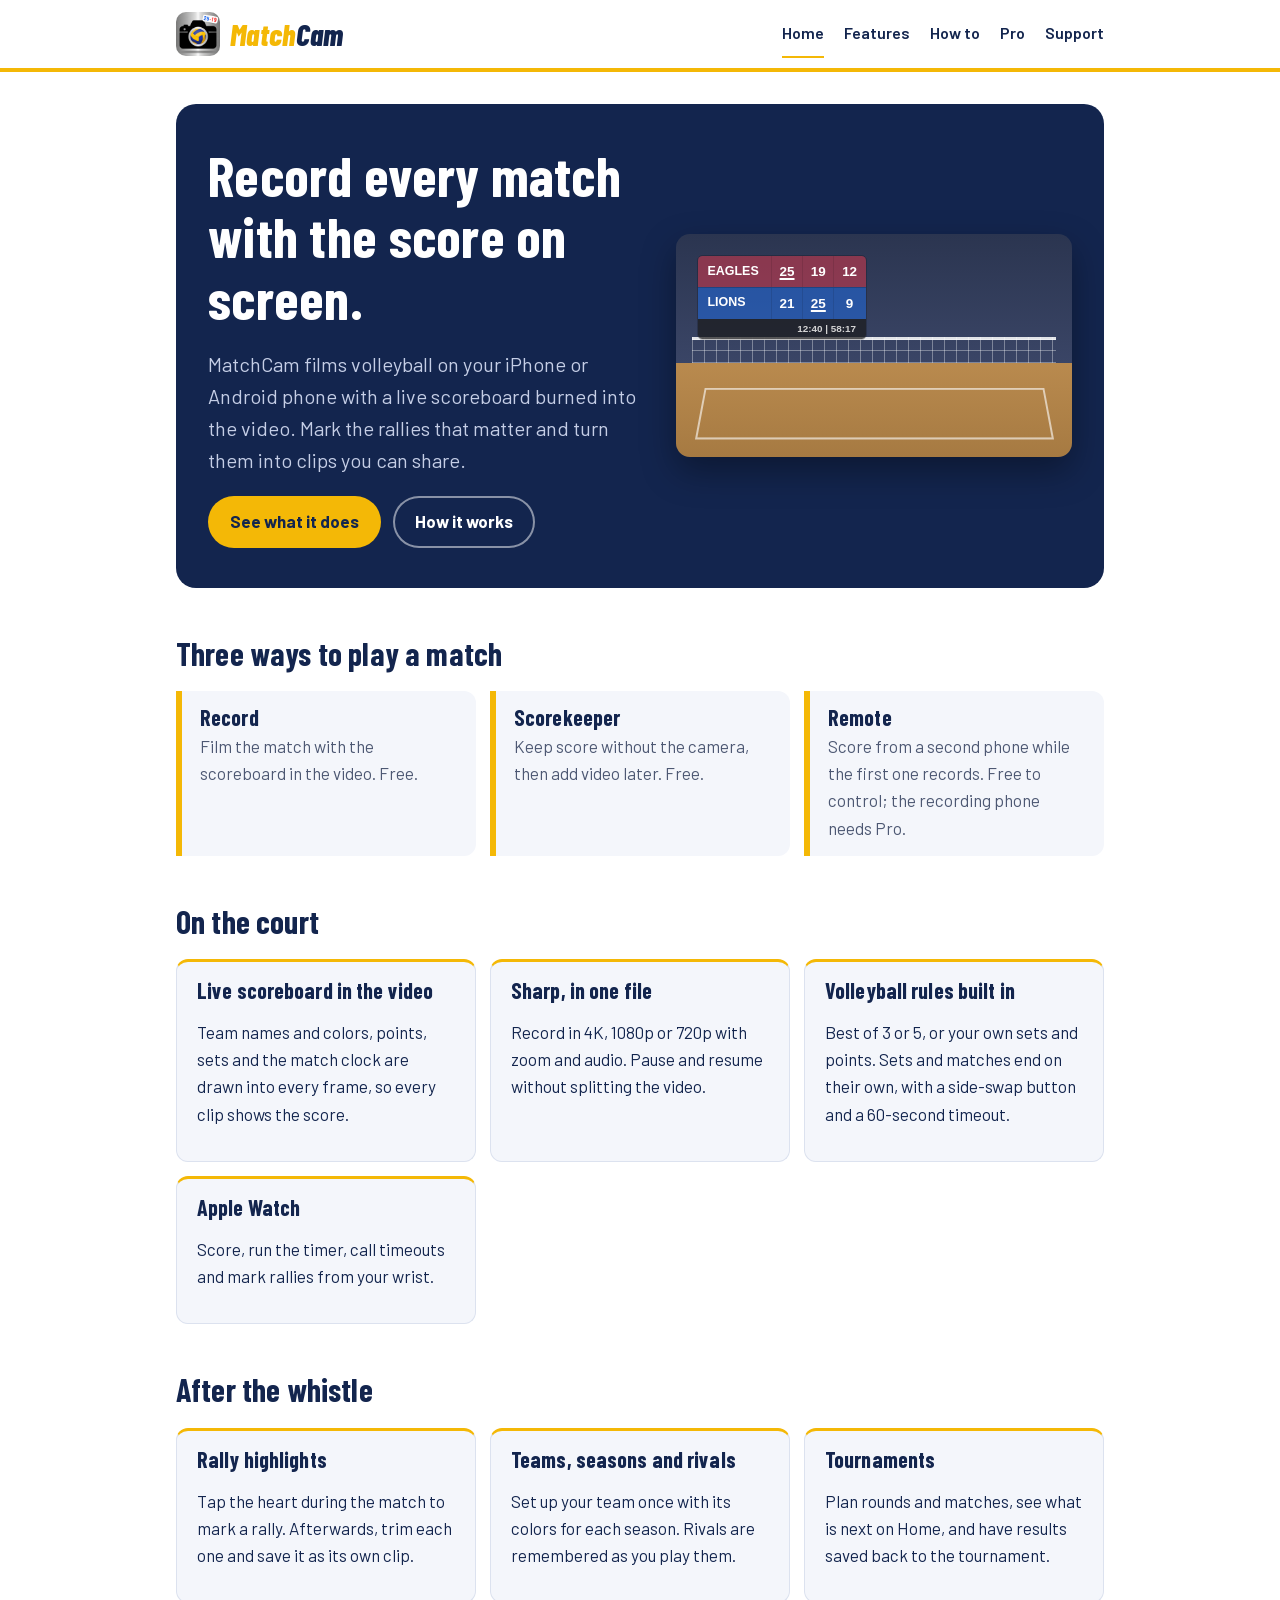
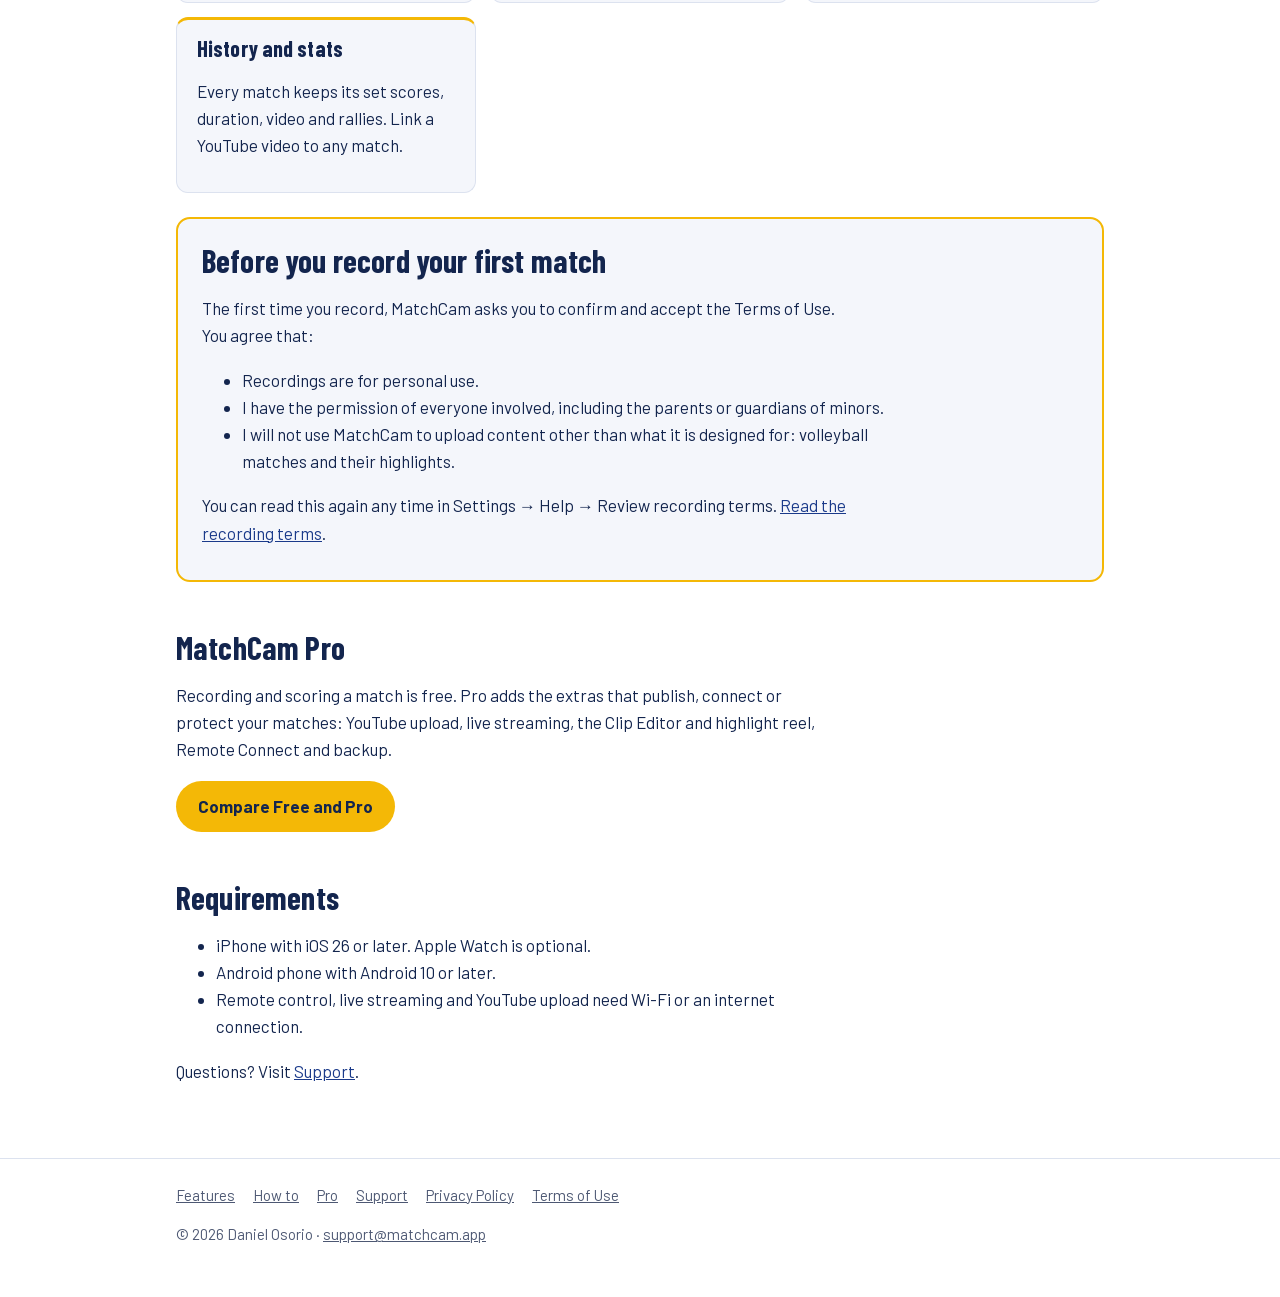
<file: index.html>
<!doctype html>
<html lang="en">
<head>
<meta charset="utf-8">
<meta name="viewport" content="width=device-width, initial-scale=1">
<title>MatchCam</title>
<meta name="description" content="Record volleyball matches with a live scoreboard, mark rallies and share highlights.">
<link rel="stylesheet" href="assets/css/style.css">
<link rel="icon" type="image/png" href="assets/icons/favicon.png">
<link rel="apple-touch-icon" href="assets/icons/apple-touch-icon.png">
</head>
<body>
<a class="skip" href="#content">Skip to content</a>
<header class="site-header">
  <div class="inner">
    <a class="brand" href="index.html" aria-label="MatchCam home"><img src="assets/images/logo.png" alt="" width="44" height="44"><span class="wordmark"><span class="match">Match</span><span class="cam">Cam</span></span></a>
    <nav aria-label="Main"><a href="index.html" aria-current="page">Home</a><a href="features.html">Features</a><a href="how-to.html">How to</a><a href="pro.html">Pro</a><a href="support.html">Support</a></nav>
  </div>
</header>
<main id="content">
<section class="hero">
  <div>
    <h1>Record every match with the score on screen.</h1>
    <p class="lead">MatchCam films volleyball on your iPhone or Android phone with a live scoreboard burned into the video. Mark the rallies that matter and turn them into clips you can share.</p>
    <div class="cta">
      <a class="button" href="features.html">See what it does</a>
      <a class="button ghost" href="how-to.html">How it works</a>
    </div>
  </div>
  <div class="court" role="img" aria-label="Illustration of a recorded match: the MatchCam scoreboard sits in the top-left corner of the video, with team rows, set scores and the match clock">
    <div class="net"></div>
    <div class="scoreboard">
      <div class="row home"><span class="name">EAGLES</span><span class="set win">25</span><span class="set">19</span><span class="set">12</span></div>
      <div class="row guest"><span class="name">LIONS</span><span class="set">21</span><span class="set win">25</span><span class="set">9</span></div>
      <div class="clock">12:40 | 58:17</div>
    </div>
  </div>
</section>

<h2>Three ways to play a match</h2>
<div class="modes">
  <div class="mode"><h3>Record</h3><p>Film the match with the scoreboard in the video. Free.</p></div>
  <div class="mode"><h3>Scorekeeper</h3><p>Keep score without the camera, then add video later. Free.</p></div>
  <div class="mode"><h3>Remote</h3><p>Score from a second phone while the first one records. Free to control; the recording phone needs Pro.</p></div>
</div>

<h2>On the court</h2>
<div class="features">
  <div class="card"><h3>Live scoreboard in the video</h3><p>Team names and colors, points, sets and the match clock are drawn into every frame, so every clip shows the score.</p></div>
  <div class="card"><h3>Sharp, in one file</h3><p>Record in 4K, 1080p or 720p with zoom and audio. Pause and resume without splitting the video.</p></div>
  <div class="card"><h3>Volleyball rules built in</h3><p>Best of 3 or 5, or your own sets and points. Sets and matches end on their own, with a side-swap button and a 60-second timeout.</p></div>
  <div class="card"><h3>Apple Watch</h3><p>Score, run the timer, call timeouts and mark rallies from your wrist.</p></div>
</div>

<h2>After the whistle</h2>
<div class="features">
  <div class="card"><h3>Rally highlights</h3><p>Tap the heart during the match to mark a rally. Afterwards, trim each one and save it as its own clip.</p></div>
  <div class="card"><h3>Teams, seasons and rivals</h3><p>Set up your team once with its colors for each season. Rivals are remembered as you play them.</p></div>
  <div class="card"><h3>Tournaments</h3><p>Plan rounds and matches, see what is next on Home, and have results saved back to the tournament.</p></div>
  <div class="card"><h3>History and stats</h3><p>Every match keeps its set scores, duration, video and rallies. Link a YouTube video to any match.</p></div>
</div>

<section class="consent" aria-labelledby="first-record">
  <h2 id="first-record">Before you record your first match</h2>
  <p>The first time you record, MatchCam asks you to confirm and accept the Terms of Use. You agree that:</p>
  <ul>
    <li>Recordings are for personal use.</li>
    <li>I have the permission of everyone involved, including the parents or guardians of minors.</li>
    <li>I will not use MatchCam to upload content other than what it is designed for: volleyball matches and their highlights.</li>
  </ul>
  <p>You can read this again any time in Settings &rarr; Help &rarr; Review recording terms. <a href="terms.html#recording-terms">Read the recording terms</a>.</p>
</section>

<h2>MatchCam Pro</h2>
<p>Recording and scoring a match is free. Pro adds the extras that publish, connect or protect your matches: YouTube upload, live streaming, the Clip Editor and highlight reel, Remote Connect and backup.</p>
<p><a class="button" href="pro.html">Compare Free and Pro</a></p>

<h2>Requirements</h2>
<ul>
  <li>iPhone with iOS 26 or later. Apple Watch is optional.</li>
  <li>Android phone with Android 10 or later.</li>
  <li>Remote control, live streaming and YouTube upload need Wi-Fi or an internet connection.</li>
</ul>
<p>Questions? Visit <a href="support.html">Support</a>.</p>
</main>
<footer>
  <div class="inner">
    <p class="links"><a href="features.html">Features</a><a href="how-to.html">How to</a><a href="pro.html">Pro</a><a href="support.html">Support</a><a href="privacy.html">Privacy Policy</a><a href="terms.html">Terms of Use</a></p>
    <p>© 2026 Daniel Osorio · <a href="mailto:support@matchcam.app">support@matchcam.app</a></p>
  </div>
</footer>
</body>
</html>
</file>
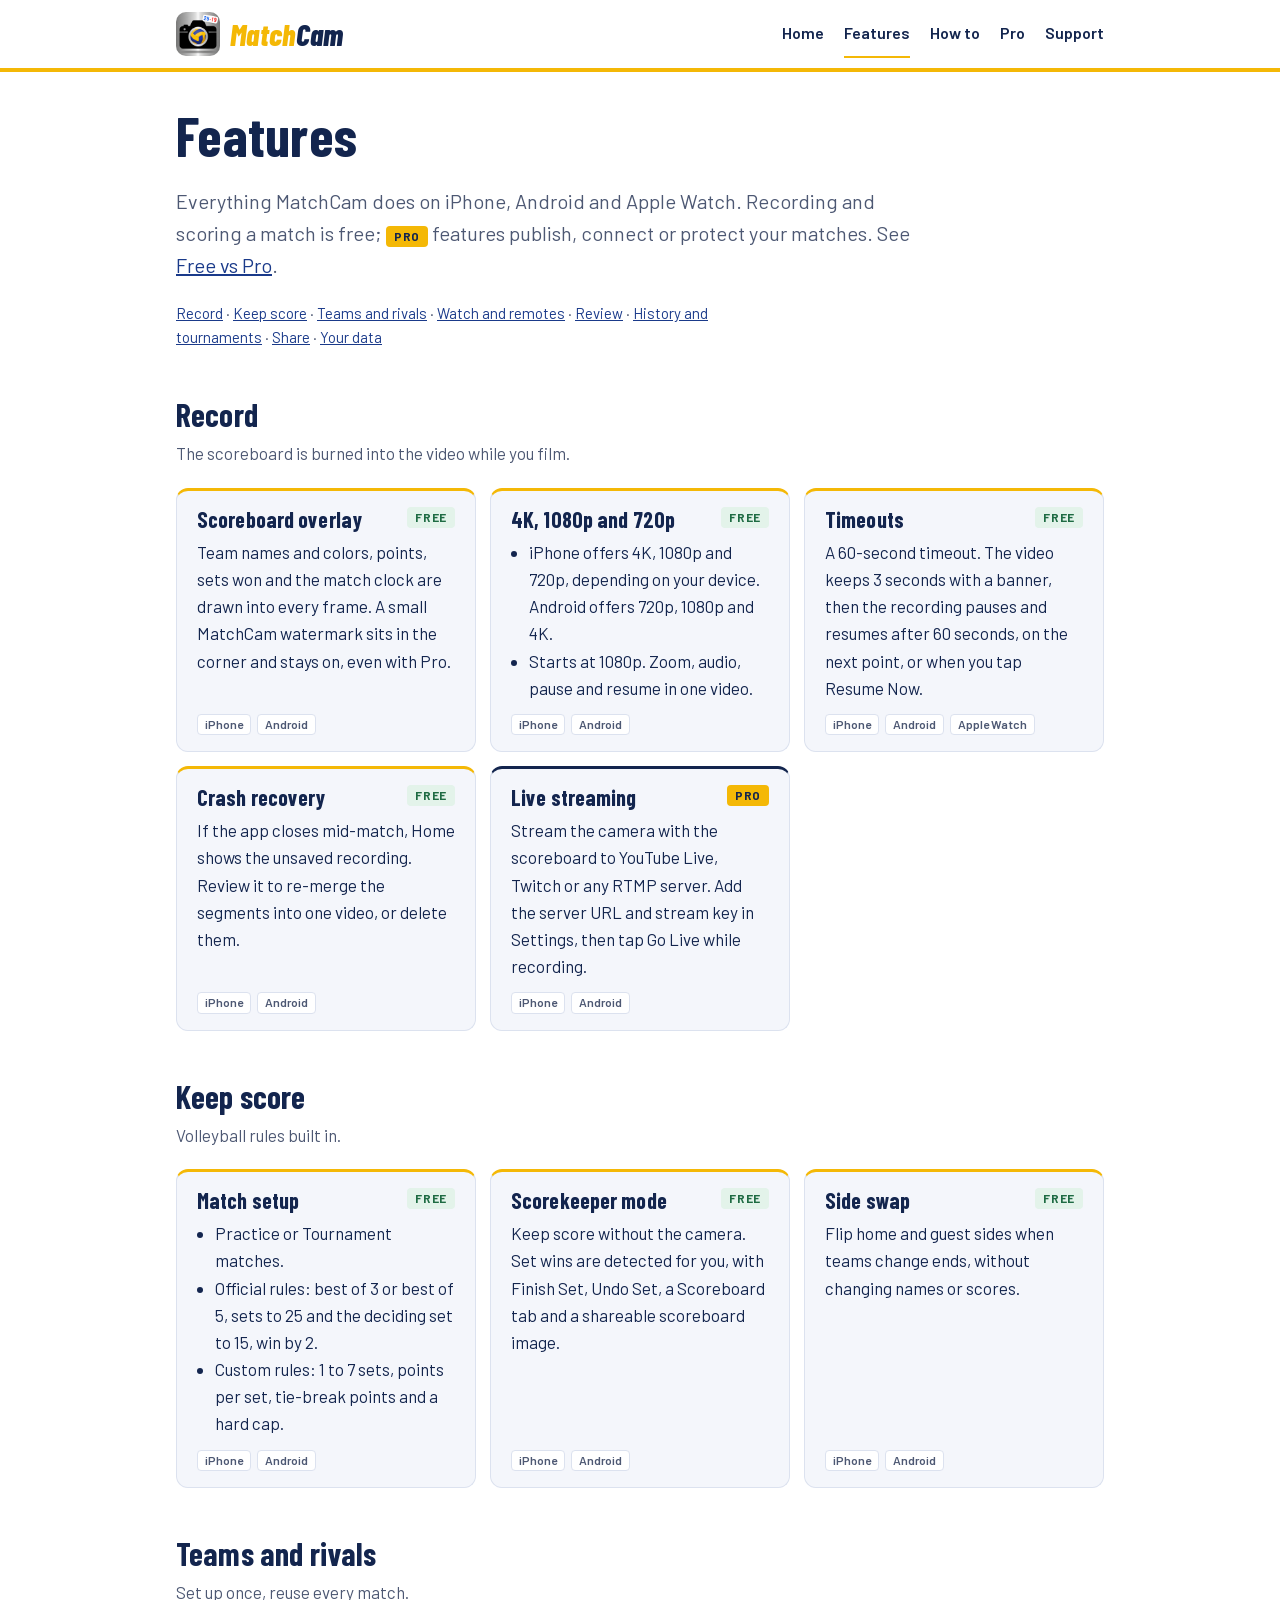
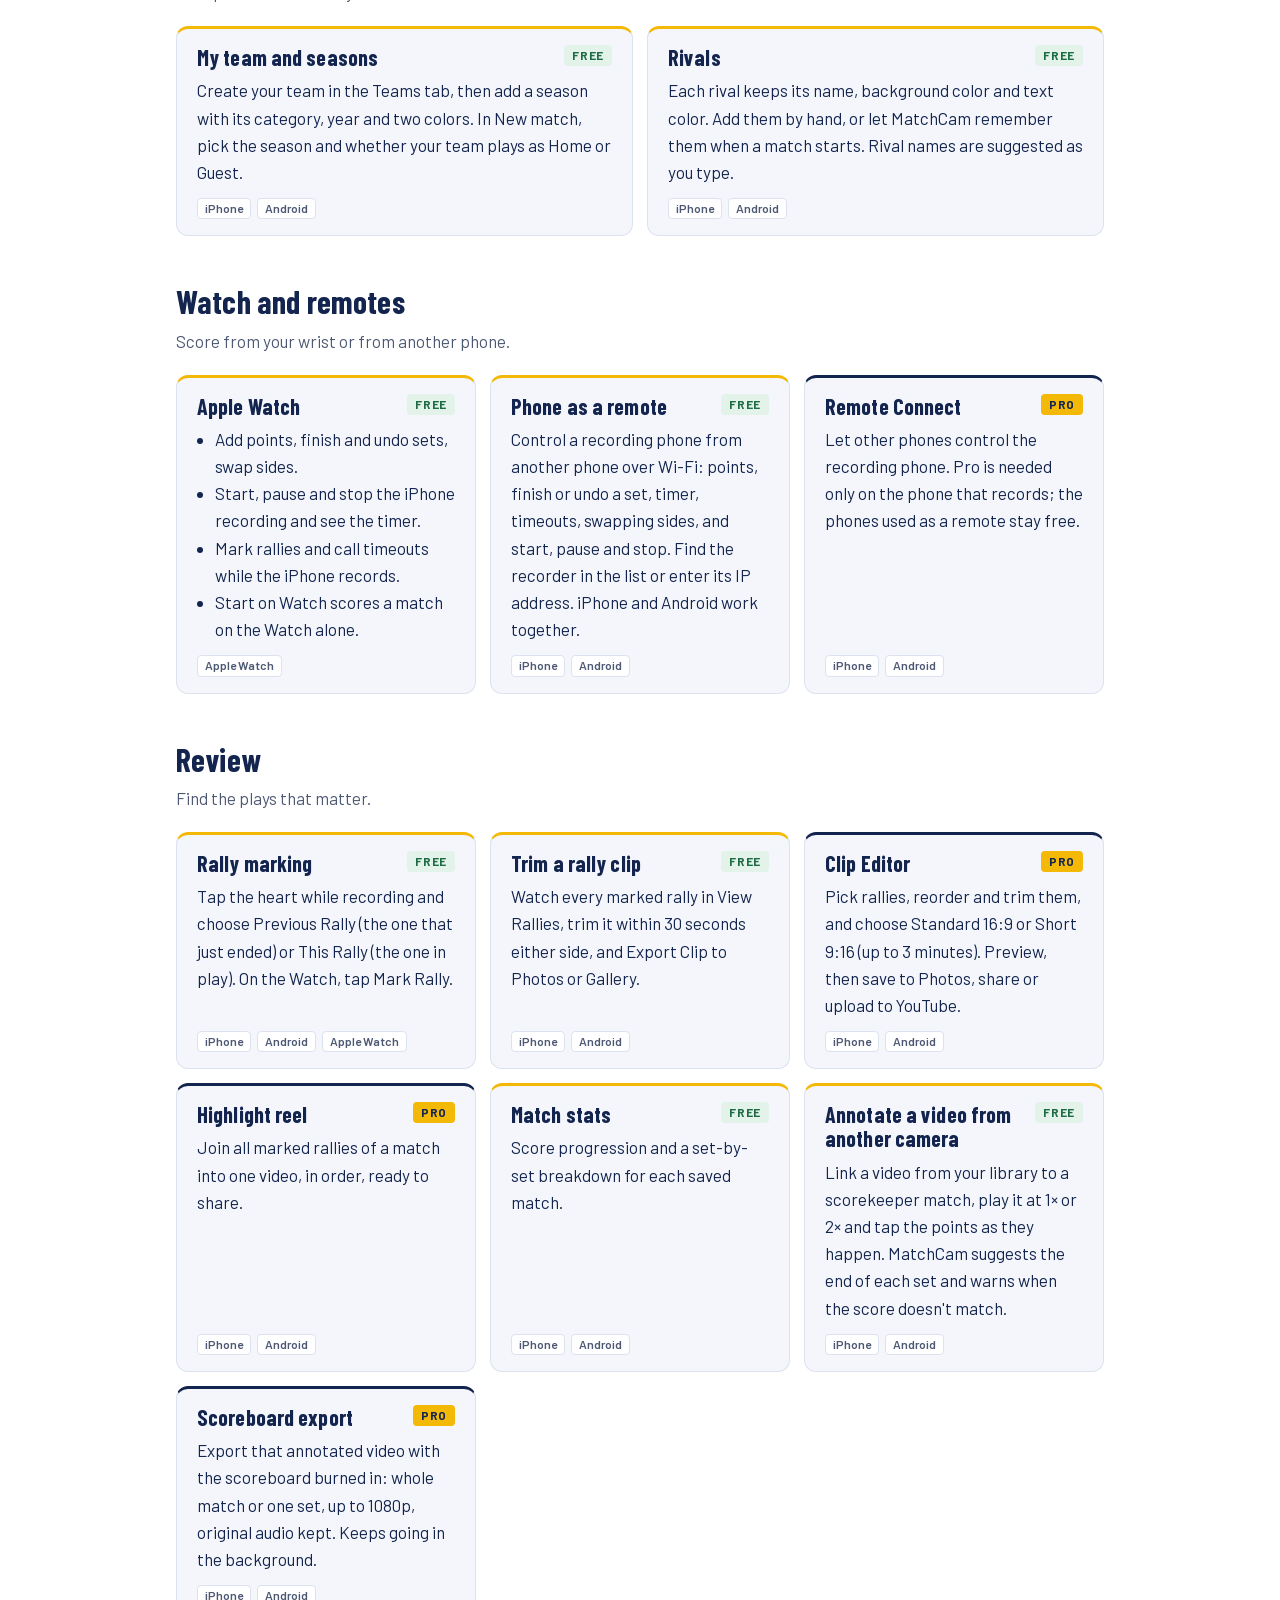
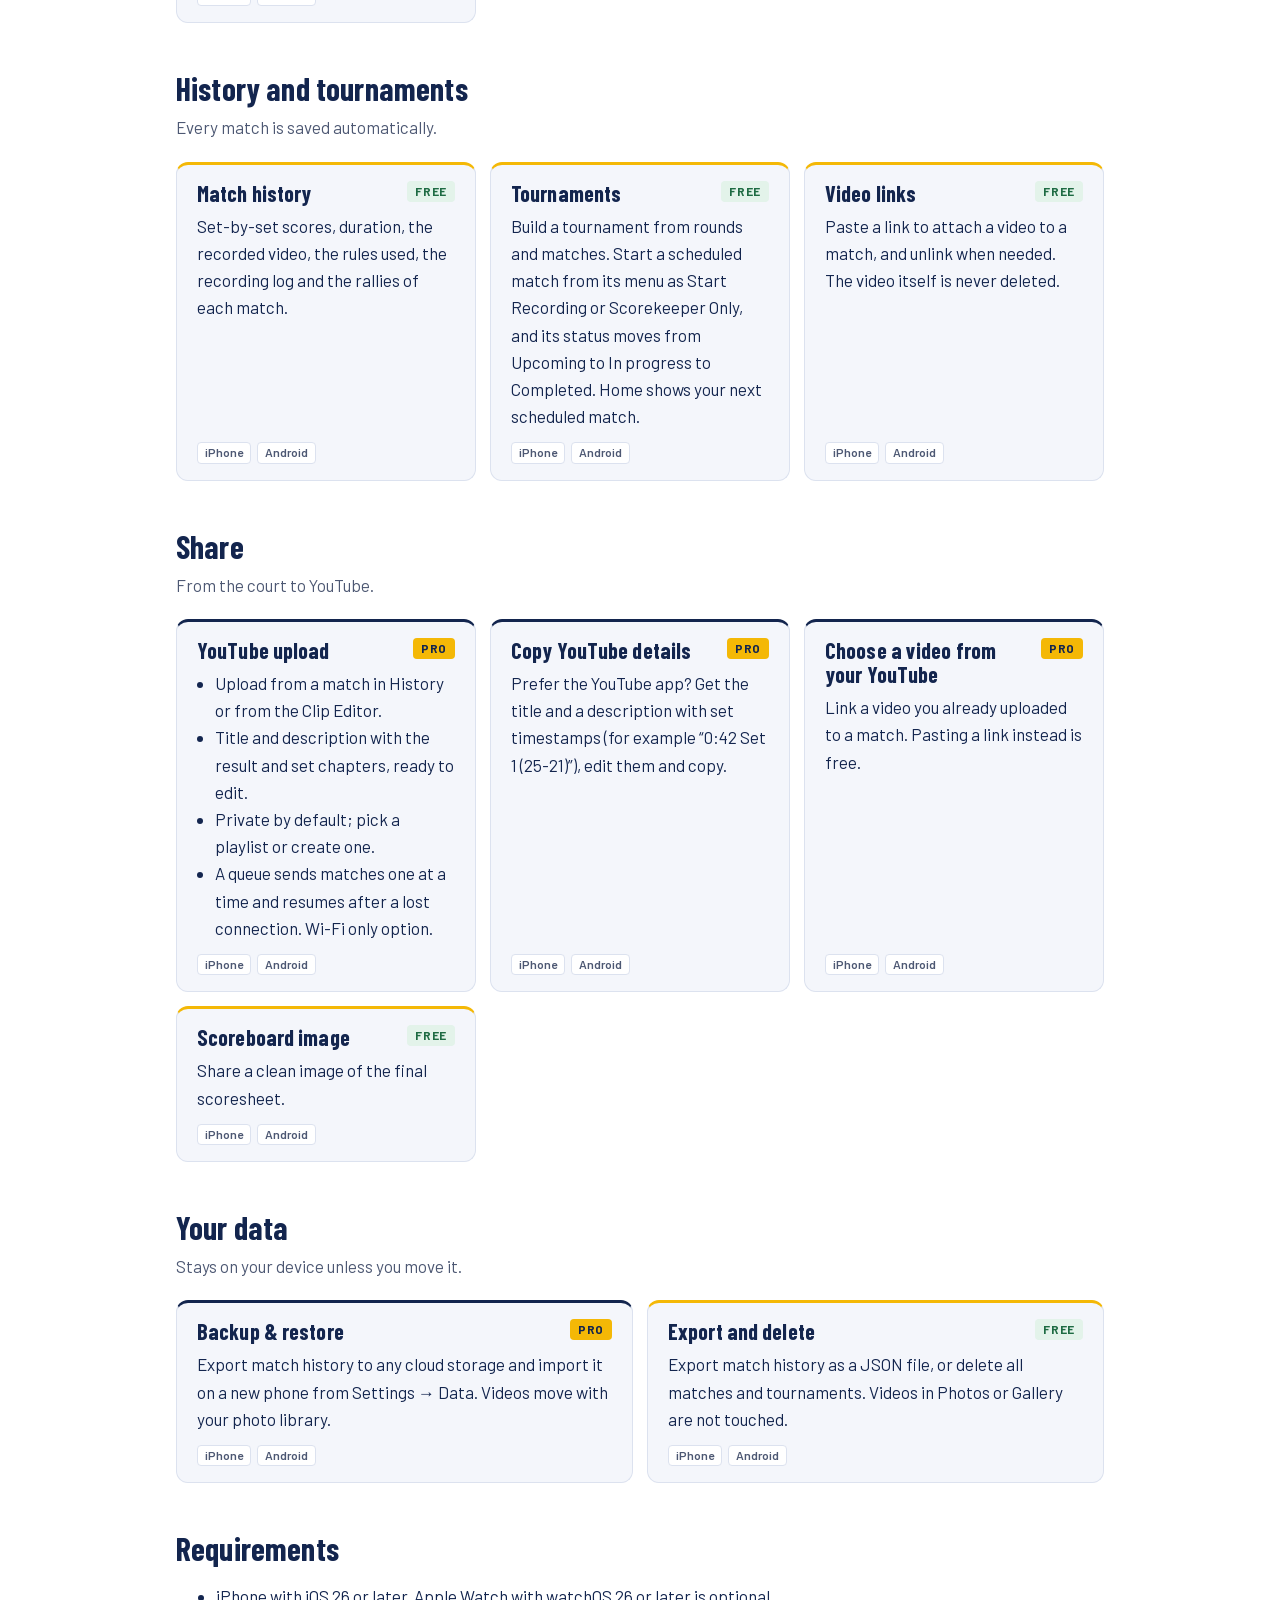
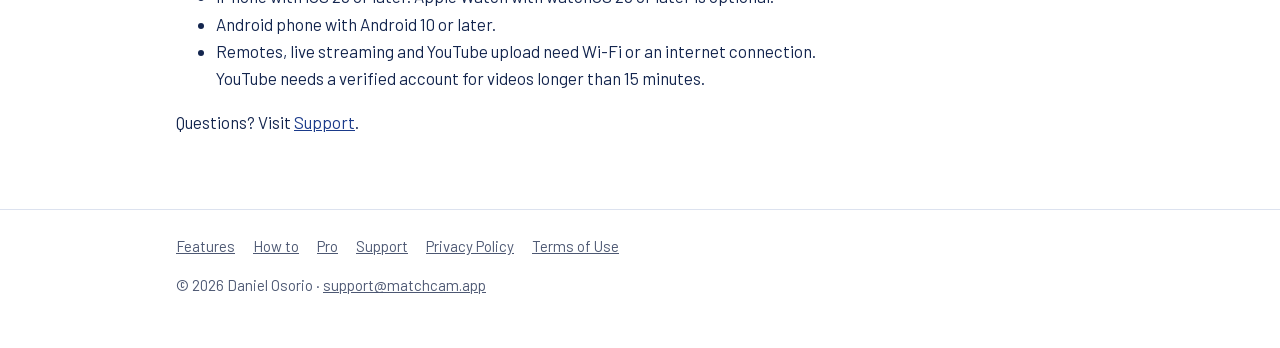
<file: features.html>
<!doctype html>
<html lang="en">
<head>
<meta charset="utf-8">
<meta name="viewport" content="width=device-width, initial-scale=1">
<title>MatchCam Features</title>
<meta name="description" content="Every MatchCam feature on iPhone, Android and Apple Watch.">
<link rel="stylesheet" href="assets/css/style.css">
<link rel="icon" type="image/png" href="assets/icons/favicon.png">
<link rel="apple-touch-icon" href="assets/icons/apple-touch-icon.png">
</head>
<body>
<a class="skip" href="#content">Skip to content</a>
<header class="site-header">
  <div class="inner">
    <a class="brand" href="index.html" aria-label="MatchCam home"><img src="assets/images/logo.png" alt="" width="44" height="44"><span class="wordmark"><span class="match">Match</span><span class="cam">Cam</span></span></a>
    <nav aria-label="Main"><a href="index.html">Home</a><a href="features.html" aria-current="page">Features</a><a href="how-to.html">How to</a><a href="pro.html">Pro</a><a href="support.html">Support</a></nav>
  </div>
</header>
<main id="content">
<h1>Features</h1>
<p class="lead">Everything MatchCam does on iPhone, Android and Apple Watch. Recording and scoring a match is free; <span class="tag pro">Pro</span> features publish, connect or protect your matches. See <a href="pro.html">Free vs Pro</a>.</p>
<p class="jump"><a href="#record">Record</a> · <a href="#score">Keep score</a> · <a href="#teams">Teams and rivals</a> · <a href="#devices">Watch and remotes</a> · <a href="#review">Review</a> · <a href="#history">History and tournaments</a> · <a href="#share">Share</a> · <a href="#data">Your data</a></p>

<h2 id="record">Record</h2>
<p class="muted">The scoreboard is burned into the video while you film.</p>
<div class="features">
  <div class="card feat"><div class="feat-top"><h3>Scoreboard overlay</h3><span class="tag free">Free</span></div><p>Team names and colors, points, sets won and the match clock are drawn into every frame. A small MatchCam watermark sits in the corner and stays on, even with Pro.</p><div class="platforms"><span>iPhone</span><span>Android</span></div></div>
  <div class="card feat"><div class="feat-top"><h3>4K, 1080p and 720p</h3><span class="tag free">Free</span></div><ul><li>iPhone offers 4K, 1080p and 720p, depending on your device. Android offers 720p, 1080p and 4K.</li><li>Starts at 1080p. Zoom, audio, pause and resume in one video.</li></ul><div class="platforms"><span>iPhone</span><span>Android</span></div></div>
  <div class="card feat"><div class="feat-top"><h3>Timeouts</h3><span class="tag free">Free</span></div><p>A 60-second timeout. The video keeps 3 seconds with a banner, then the recording pauses and resumes after 60 seconds, on the next point, or when you tap Resume Now.</p><div class="platforms"><span>iPhone</span><span>Android</span><span>Apple Watch</span></div></div>
  <div class="card feat"><div class="feat-top"><h3>Crash recovery</h3><span class="tag free">Free</span></div><p>If the app closes mid-match, Home shows the unsaved recording. Review it to re-merge the segments into one video, or delete them.</p><div class="platforms"><span>iPhone</span><span>Android</span></div></div>
  <div class="card feat is-pro"><div class="feat-top"><h3>Live streaming</h3><span class="tag pro">Pro</span></div><p>Stream the camera with the scoreboard to YouTube Live, Twitch or any RTMP server. Add the server URL and stream key in Settings, then tap Go Live while recording.</p><div class="platforms"><span>iPhone</span><span>Android</span></div></div>
</div>
<h2 id="score">Keep score</h2>
<p class="muted">Volleyball rules built in.</p>
<div class="features">
  <div class="card feat"><div class="feat-top"><h3>Match setup</h3><span class="tag free">Free</span></div><ul><li>Practice or Tournament matches.</li><li>Official rules: best of 3 or best of 5, sets to 25 and the deciding set to 15, win by 2.</li><li>Custom rules: 1 to 7 sets, points per set, tie-break points and a hard cap.</li></ul><div class="platforms"><span>iPhone</span><span>Android</span></div></div>
  <div class="card feat"><div class="feat-top"><h3>Scorekeeper mode</h3><span class="tag free">Free</span></div><p>Keep score without the camera. Set wins are detected for you, with Finish Set, Undo Set, a Scoreboard tab and a shareable scoreboard image.</p><div class="platforms"><span>iPhone</span><span>Android</span></div></div>
  <div class="card feat"><div class="feat-top"><h3>Side swap</h3><span class="tag free">Free</span></div><p>Flip home and guest sides when teams change ends, without changing names or scores.</p><div class="platforms"><span>iPhone</span><span>Android</span></div></div>
</div>
<h2 id="teams">Teams and rivals</h2>
<p class="muted">Set up once, reuse every match.</p>
<div class="features">
  <div class="card feat"><div class="feat-top"><h3>My team and seasons</h3><span class="tag free">Free</span></div><p>Create your team in the Teams tab, then add a season with its category, year and two colors. In New match, pick the season and whether your team plays as Home or Guest.</p><div class="platforms"><span>iPhone</span><span>Android</span></div></div>
  <div class="card feat"><div class="feat-top"><h3>Rivals</h3><span class="tag free">Free</span></div><p>Each rival keeps its name, background color and text color. Add them by hand, or let MatchCam remember them when a match starts. Rival names are suggested as you type.</p><div class="platforms"><span>iPhone</span><span>Android</span></div></div>
</div>
<h2 id="devices">Watch and remotes</h2>
<p class="muted">Score from your wrist or from another phone.</p>
<div class="features">
  <div class="card feat"><div class="feat-top"><h3>Apple Watch</h3><span class="tag free">Free</span></div><ul><li>Add points, finish and undo sets, swap sides.</li><li>Start, pause and stop the iPhone recording and see the timer.</li><li>Mark rallies and call timeouts while the iPhone records.</li><li>Start on Watch scores a match on the Watch alone.</li></ul><div class="platforms"><span>Apple Watch</span></div></div>
  <div class="card feat"><div class="feat-top"><h3>Phone as a remote</h3><span class="tag free">Free</span></div><p>Control a recording phone from another phone over Wi-Fi: points, finish or undo a set, timer, timeouts, swapping sides, and start, pause and stop. Find the recorder in the list or enter its IP address. iPhone and Android work together.</p><div class="platforms"><span>iPhone</span><span>Android</span></div></div>
  <div class="card feat is-pro"><div class="feat-top"><h3>Remote Connect</h3><span class="tag pro">Pro</span></div><p>Let other phones control the recording phone. Pro is needed only on the phone that records; the phones used as a remote stay free.</p><div class="platforms"><span>iPhone</span><span>Android</span></div></div>
</div>
<h2 id="review">Review</h2>
<p class="muted">Find the plays that matter.</p>
<div class="features">
  <div class="card feat"><div class="feat-top"><h3>Rally marking</h3><span class="tag free">Free</span></div><p>Tap the heart while recording and choose Previous Rally (the one that just ended) or This Rally (the one in play). On the Watch, tap Mark Rally.</p><div class="platforms"><span>iPhone</span><span>Android</span><span>Apple Watch</span></div></div>
  <div class="card feat"><div class="feat-top"><h3>Trim a rally clip</h3><span class="tag free">Free</span></div><p>Watch every marked rally in View Rallies, trim it within 30 seconds either side, and Export Clip to Photos or Gallery.</p><div class="platforms"><span>iPhone</span><span>Android</span></div></div>
  <div class="card feat is-pro"><div class="feat-top"><h3>Clip Editor</h3><span class="tag pro">Pro</span></div><p>Pick rallies, reorder and trim them, and choose Standard 16:9 or Short 9:16 (up to 3 minutes). Preview, then save to Photos, share or upload to YouTube.</p><div class="platforms"><span>iPhone</span><span>Android</span></div></div>
  <div class="card feat is-pro"><div class="feat-top"><h3>Highlight reel</h3><span class="tag pro">Pro</span></div><p>Join all marked rallies of a match into one video, in order, ready to share.</p><div class="platforms"><span>iPhone</span><span>Android</span></div></div>
  <div class="card feat"><div class="feat-top"><h3>Match stats</h3><span class="tag free">Free</span></div><p>Score progression and a set-by-set breakdown for each saved match.</p><div class="platforms"><span>iPhone</span><span>Android</span></div></div>
  <div class="card feat"><div class="feat-top"><h3>Annotate a video from another camera</h3><span class="tag free">Free</span></div><p>Link a video from your library to a scorekeeper match, play it at 1× or 2× and tap the points as they happen. MatchCam suggests the end of each set and warns when the score doesn't match.</p><div class="platforms"><span>iPhone</span><span>Android</span></div></div>
  <div class="card feat is-pro"><div class="feat-top"><h3>Scoreboard export</h3><span class="tag pro">Pro</span></div><p>Export that annotated video with the scoreboard burned in: whole match or one set, up to 1080p, original audio kept. Keeps going in the background.</p><div class="platforms"><span>iPhone</span><span>Android</span></div></div>
</div>
<h2 id="history">History and tournaments</h2>
<p class="muted">Every match is saved automatically.</p>
<div class="features">
  <div class="card feat"><div class="feat-top"><h3>Match history</h3><span class="tag free">Free</span></div><p>Set-by-set scores, duration, the recorded video, the rules used, the recording log and the rallies of each match.</p><div class="platforms"><span>iPhone</span><span>Android</span></div></div>
  <div class="card feat"><div class="feat-top"><h3>Tournaments</h3><span class="tag free">Free</span></div><p>Build a tournament from rounds and matches. Start a scheduled match from its menu as Start Recording or Scorekeeper Only, and its status moves from Upcoming to In progress to Completed. Home shows your next scheduled match.</p><div class="platforms"><span>iPhone</span><span>Android</span></div></div>
  <div class="card feat"><div class="feat-top"><h3>Video links</h3><span class="tag free">Free</span></div><p>Paste a link to attach a video to a match, and unlink when needed. The video itself is never deleted.</p><div class="platforms"><span>iPhone</span><span>Android</span></div></div>
</div>
<h2 id="share">Share</h2>
<p class="muted">From the court to YouTube.</p>
<div class="features">
  <div class="card feat is-pro"><div class="feat-top"><h3>YouTube upload</h3><span class="tag pro">Pro</span></div><ul><li>Upload from a match in History or from the Clip Editor.</li><li>Title and description with the result and set chapters, ready to edit.</li><li>Private by default; pick a playlist or create one.</li><li>A queue sends matches one at a time and resumes after a lost connection. Wi-Fi only option.</li></ul><div class="platforms"><span>iPhone</span><span>Android</span></div></div>
  <div class="card feat is-pro"><div class="feat-top"><h3>Copy YouTube details</h3><span class="tag pro">Pro</span></div><p>Prefer the YouTube app? Get the title and a description with set timestamps (for example “0:42 Set 1 (25-21)”), edit them and copy.</p><div class="platforms"><span>iPhone</span><span>Android</span></div></div>
  <div class="card feat is-pro"><div class="feat-top"><h3>Choose a video from your YouTube</h3><span class="tag pro">Pro</span></div><p>Link a video you already uploaded to a match. Pasting a link instead is free.</p><div class="platforms"><span>iPhone</span><span>Android</span></div></div>
  <div class="card feat"><div class="feat-top"><h3>Scoreboard image</h3><span class="tag free">Free</span></div><p>Share a clean image of the final scoresheet.</p><div class="platforms"><span>iPhone</span><span>Android</span></div></div>
</div>
<h2 id="data">Your data</h2>
<p class="muted">Stays on your device unless you move it.</p>
<div class="features">
  <div class="card feat is-pro"><div class="feat-top"><h3>Backup &amp; restore</h3><span class="tag pro">Pro</span></div><p>Export match history to any cloud storage and import it on a new phone from Settings &rarr; Data. Videos move with your photo library.</p><div class="platforms"><span>iPhone</span><span>Android</span></div></div>
  <div class="card feat"><div class="feat-top"><h3>Export and delete</h3><span class="tag free">Free</span></div><p>Export match history as a JSON file, or delete all matches and tournaments. Videos in Photos or Gallery are not touched.</p><div class="platforms"><span>iPhone</span><span>Android</span></div></div>
</div>

<h2>Requirements</h2>
<ul>
  <li>iPhone with iOS 26 or later. Apple Watch with watchOS 26 or later is optional.</li>
  <li>Android phone with Android 10 or later.</li>
  <li>Remotes, live streaming and YouTube upload need Wi-Fi or an internet connection. YouTube needs a verified account for videos longer than 15 minutes.</li>
</ul>
<p>Questions? Visit <a href="support.html">Support</a>.</p>
</main>
<footer>
  <div class="inner">
    <p class="links"><a href="features.html">Features</a><a href="how-to.html">How to</a><a href="pro.html">Pro</a><a href="support.html">Support</a><a href="privacy.html">Privacy Policy</a><a href="terms.html">Terms of Use</a></p>
    <p>© 2026 Daniel Osorio · <a href="mailto:support@matchcam.app">support@matchcam.app</a></p>
  </div>
</footer>
</body>
</html>
</file>
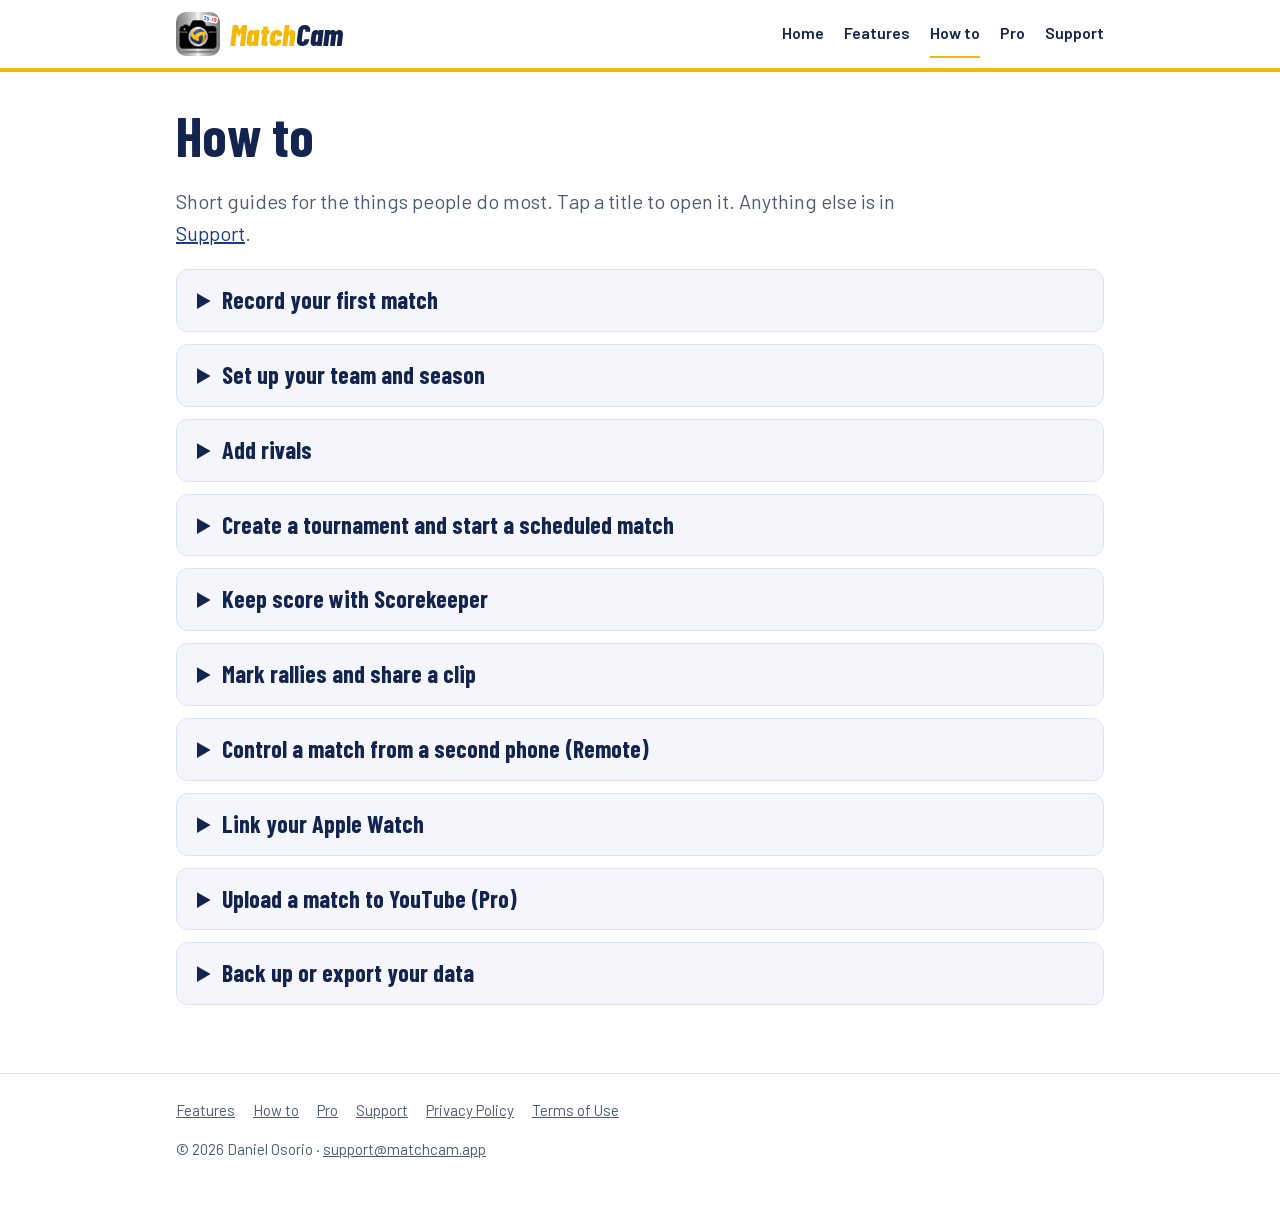
<file: how-to.html>
<!doctype html>
<html lang="en">
<head>
<meta charset="utf-8">
<meta name="viewport" content="width=device-width, initial-scale=1">
<title>MatchCam How to</title>
<meta name="description" content="Step-by-step guides: record a match, set up teams, run tournaments, mark rallies, use a remote and upload to YouTube.">
<link rel="stylesheet" href="assets/css/style.css">
<link rel="icon" type="image/png" href="assets/icons/favicon.png">
<link rel="apple-touch-icon" href="assets/icons/apple-touch-icon.png">
</head>
<body>
<a class="skip" href="#content">Skip to content</a>
<header class="site-header">
  <div class="inner">
    <a class="brand" href="index.html" aria-label="MatchCam home"><img src="assets/images/logo.png" alt="" width="44" height="44"><span class="wordmark"><span class="match">Match</span><span class="cam">Cam</span></span></a>
    <nav aria-label="Main"><a href="index.html">Home</a><a href="features.html">Features</a><a href="how-to.html" aria-current="page">How to</a><a href="pro.html">Pro</a><a href="support.html">Support</a></nav>
  </div>
</header>
<main id="content">
<h1>How to</h1>
<p class="lead">Short guides for the things people do most. Tap a title to open it. Anything else is in <a href="support.html">Support</a>.</p>
<details class="howto"><summary>Record your first match</summary><ol class="steps"><li>On Home tap <strong>Start recording</strong>, or open the <strong>Record</strong> tab. The New match sheet opens.</li><li>Set Mode to <strong>Record</strong>.</li><li>Enter the <strong>Home Team</strong> and <strong>Guest Team</strong> names and colors. To use a saved team, pick its season under <strong>My team</strong>.</li><li>Under Game Format &rarr; <strong>Rules</strong>, choose Official (Best of 3 or 5) or Custom Rules.</li><li>Tap <strong>Start recording</strong>. The first time, read <strong>Before you record</strong> and tap <strong>I agree</strong>.</li><li>Hold the phone in landscape. Tap the score buttons for points and the heart to mark a rally.</li><li>Stop when the match ends. It is saved in <strong>History</strong> and the video goes to Photos or Gallery.</li></ol></details>
<details class="howto"><summary>Set up your team and season</summary><ol class="steps"><li>Open the <strong>Teams</strong> tab, tap <strong>+</strong> and choose <strong>New team</strong>. Enter the name and tap <strong>Add</strong>.</li><li>Open the team, then <strong>Manage seasons</strong> &rarr; <strong>Add season</strong>.</li><li>Set the <strong>Category</strong>, <strong>Year</strong>, <strong>Color A</strong> and <strong>Color B</strong>, and check the <strong>Preview</strong>.</li><li>In New match, choose the season under <strong>My team</strong> and set whether your team plays as Home or Guest.</li></ol></details>
<details class="howto"><summary>Add rivals</summary><ol class="steps"><li>Open <strong>Teams</strong> &rarr; your team &rarr; <strong>Manage rivals</strong>, tap <strong>+</strong> and choose <strong>Add rival</strong>.</li><li>Set the name, <strong>Background color</strong> and <strong>Text color</strong>.</li><li>Or just type an opponent's name in New match while a season is selected. MatchCam saves it as a rival when the match starts.</li></ol></details>
<details class="howto"><summary>Create a tournament and start a scheduled match</summary><ol class="steps"><li>Open the <strong>Tourneys</strong> tab, tap <strong>+</strong> &rarr; <strong>New Tournament</strong>, enter a name and tap <strong>Create</strong>.</li><li>Tap <strong>+ Round</strong> &rarr; <strong>New Round</strong>. Name it, optionally use <strong>Copy Rules From</strong>, then <strong>Add</strong>.</li><li>In the round tap <strong>+ Match</strong>, choose Source <strong>Schedule</strong>, pick the teams, turn on <strong>Set Scheduled Date/Time</strong> and tap <strong>Add</strong>.</li><li>On match day, the <strong>Next up</strong> card on Home shows the match. <strong>Start this match</strong> opens the tournament.</li><li>Open the match menu and choose <strong>Start Recording</strong> (or <strong>Scorekeeper Only</strong>). The result is saved back to the tournament.</li></ol><p>A tournament is Upcoming until its first match is played, In progress while matches remain, and Completed when none are left.</p></details>
<details class="howto"><summary>Keep score with Scorekeeper</summary><ol class="steps"><li>In New match, set Mode to <strong>Scorekeeper</strong>, enter the teams and rules, and tap <strong>Start scorekeeping</strong>.</li><li>Use + and &minus; for points, and Finish Set or Undo Set when needed.</li><li>Open the <strong>Scoreboard</strong> tab and tap <strong>Share scoreboard</strong> to send an image.</li><li>Recorded the match on another camera? Later, in History, use <strong>Link Video</strong> or <strong>Annotate External Video</strong>.</li></ol></details>
<details class="howto"><summary>Mark rallies and share a clip</summary><ol class="steps"><li>While recording, tap the <strong>heart</strong> and choose <strong>Previous Rally</strong> (the one that just ended) or <strong>This Rally</strong> (the one in play). On the Apple Watch tap <strong>Mark Rally</strong>.</li><li>After the match open <strong>History</strong> &rarr; the match &rarr; <strong>View Rallies</strong>.</li><li>Free: open a rally, choose <strong>Trim Clip</strong>, adjust the start and end, tap <strong>Save</strong>, then <strong>Export Clip</strong> to save it to Photos or Gallery.</li><li>Pro: open the <strong>Clip Editor</strong>, pick rallies and a format (Standard 16:9 or Short 9:16), then <strong>Share</strong>, <strong>Save to Photos</strong> or <strong>Upload to YouTube</strong>. <strong>Highlight Reel</strong> joins every marked rally into one video.</li></ol></details>
<details class="howto"><summary>Control a match from a second phone (Remote)</summary><ol class="steps"><li>Put both phones on the same Wi-Fi network.</li><li>On the recording phone (needs Pro), start recording, open the <strong>Remote</strong> chip and tap <strong>Start Remote Server</strong> (<strong>Start Server</strong> on Android).</li><li>On the second phone (free), open New match, set Mode to <strong>Remote</strong> and tap <strong>Connect</strong>. Choose the recording phone under <strong>Found Recorders</strong>, or tap <strong>Enter IP Address</strong>.</li><li>Control points, sets, the timer, timeouts, swapping sides, and start, pause and stop recording.</li></ol><p>A remote phone can't mark rallies. Mark them on the recording phone or the Apple Watch.</p></details>
<details class="howto"><summary>Link your Apple Watch</summary><ol class="steps"><li>Install MatchCam on the Apple Watch paired with your iPhone. There is no pairing step in the app.</li><li>Open the Watch app. It shows <strong>iPhone connected</strong>, and New match on the iPhone shows <strong>Watch Connected</strong>.</li><li>Start a match on the iPhone and the Watch moves into it. To score on the Watch alone, tap <strong>Start on Watch</strong>.</li></ol></details>
<details class="howto"><summary>Upload a match to YouTube (Pro)</summary><ol class="steps"><li>Open <strong>History</strong> &rarr; the match &rarr; <strong>Upload to YouTube</strong>.</li><li>The first time, <strong>connect your YouTube account</strong>, then set the default visibility, audience and Upload on Wi-Fi Only.</li><li>Review the <strong>Title</strong>, <strong>Description</strong>, <strong>Visibility</strong>, <strong>Audience</strong> and <strong>Playlist</strong>, then tap <strong>Upload</strong>. The match joins the queue.</li><li>Follow progress on Home or in Settings &rarr; <strong>Connections</strong> &rarr; <strong>Upload Queue</strong>.</li><li>To upload with the YouTube app instead, use <strong>Copy YouTube Details</strong>.</li></ol></details>
<details class="howto"><summary>Back up or export your data</summary><ol class="steps"><li>On Home open the <strong>&hellip;</strong> menu &rarr; <strong>Settings</strong> &rarr; <strong>Data</strong>.</li><li>Pro: tap <strong>Export backup</strong> and save the file to a cloud drive. On the new phone tap <strong>Import backup</strong>.</li><li>Free: <strong>Export data</strong> saves a JSON file of your match history.</li></ol><p>Videos are not included in a backup. They stay in Photos or Gallery.</p></details>
</main>
<footer>
  <div class="inner">
    <p class="links"><a href="features.html">Features</a><a href="how-to.html">How to</a><a href="pro.html">Pro</a><a href="support.html">Support</a><a href="privacy.html">Privacy Policy</a><a href="terms.html">Terms of Use</a></p>
    <p>© 2026 Daniel Osorio · <a href="mailto:support@matchcam.app">support@matchcam.app</a></p>
  </div>
</footer>
</body>
</html>
</file>
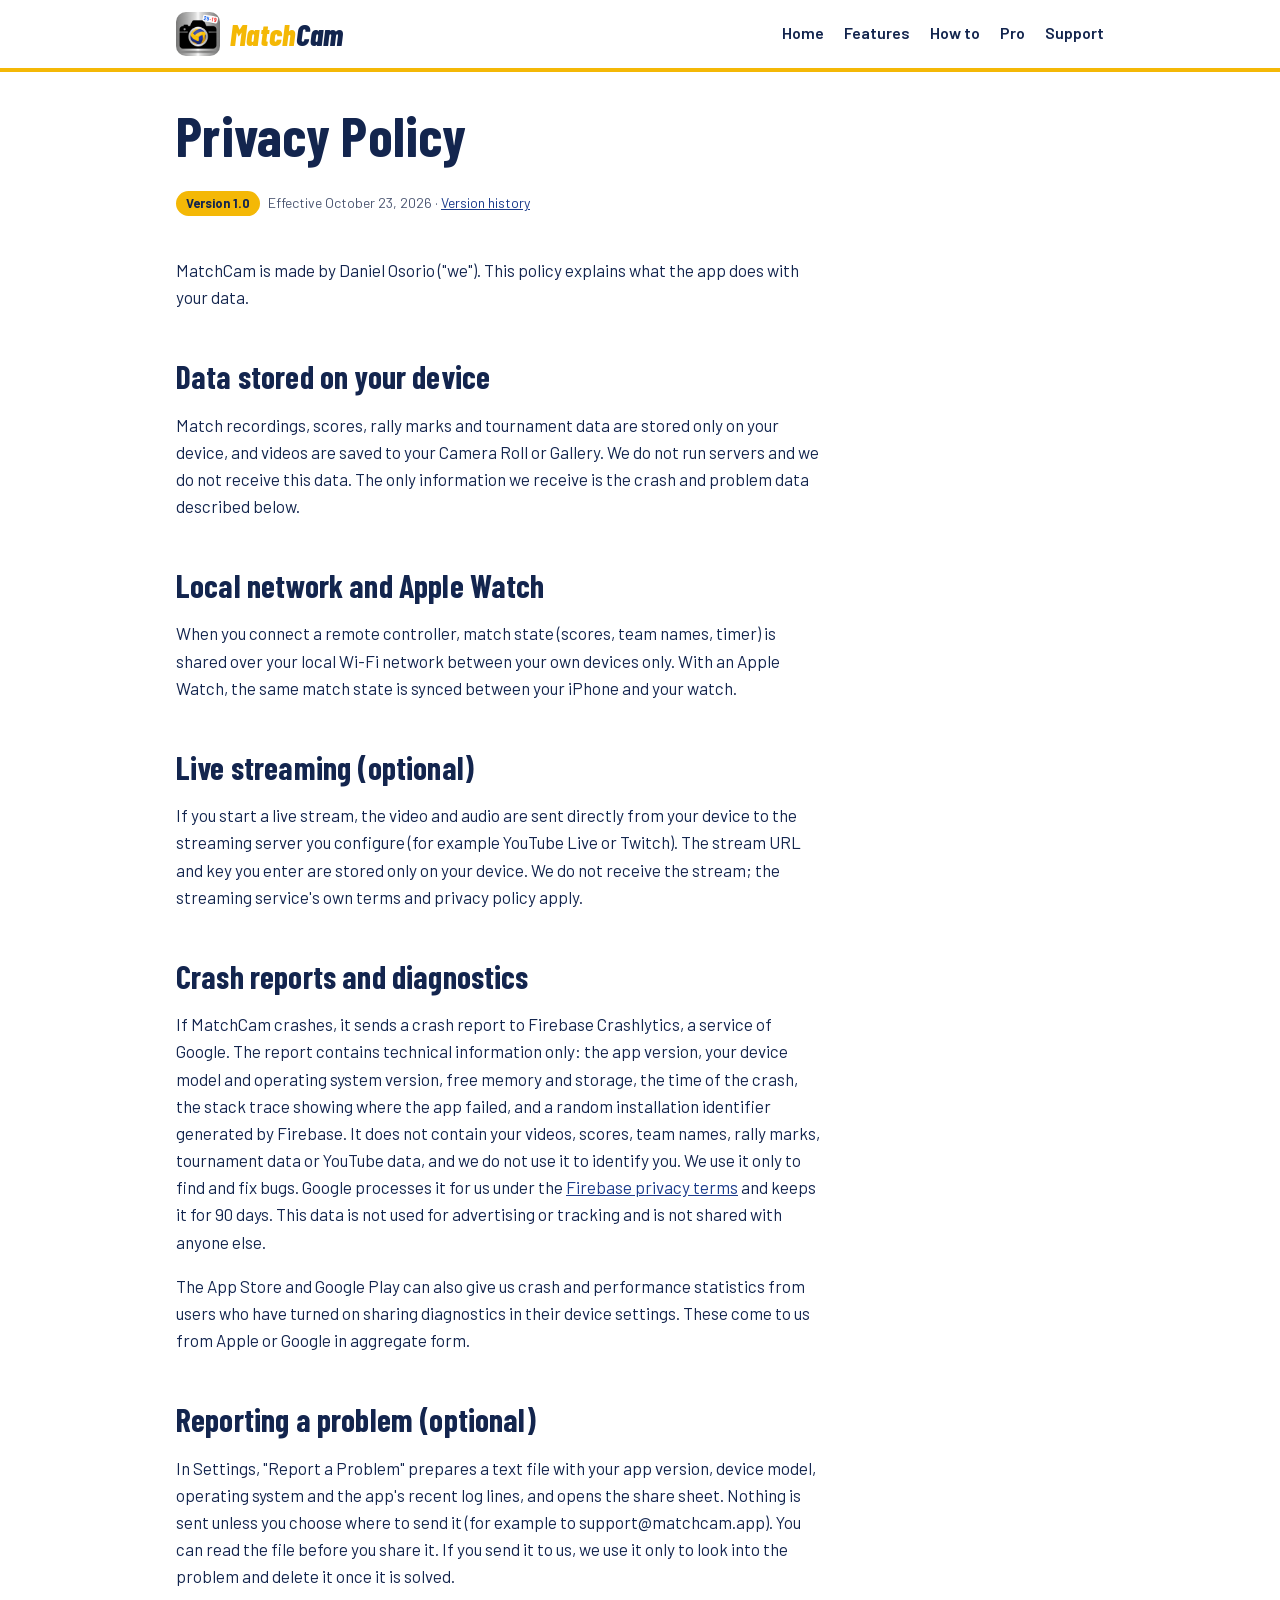
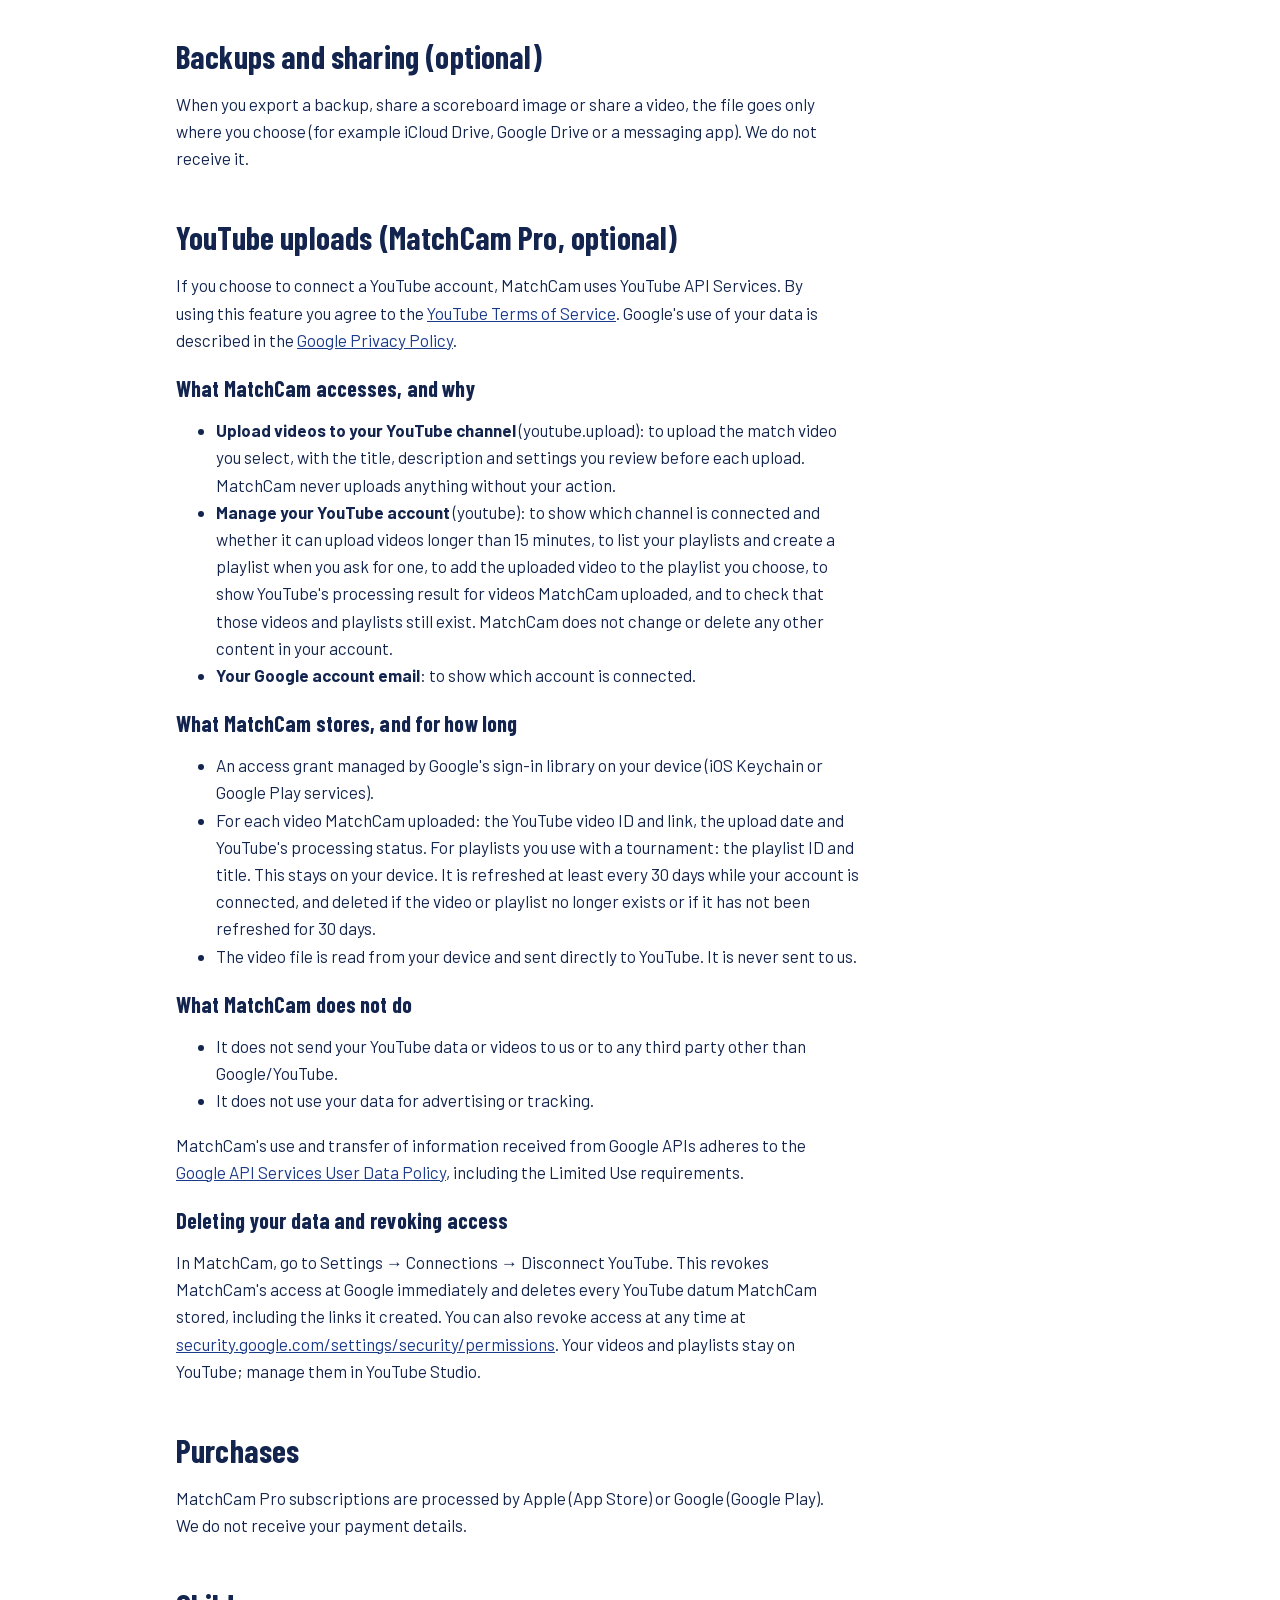
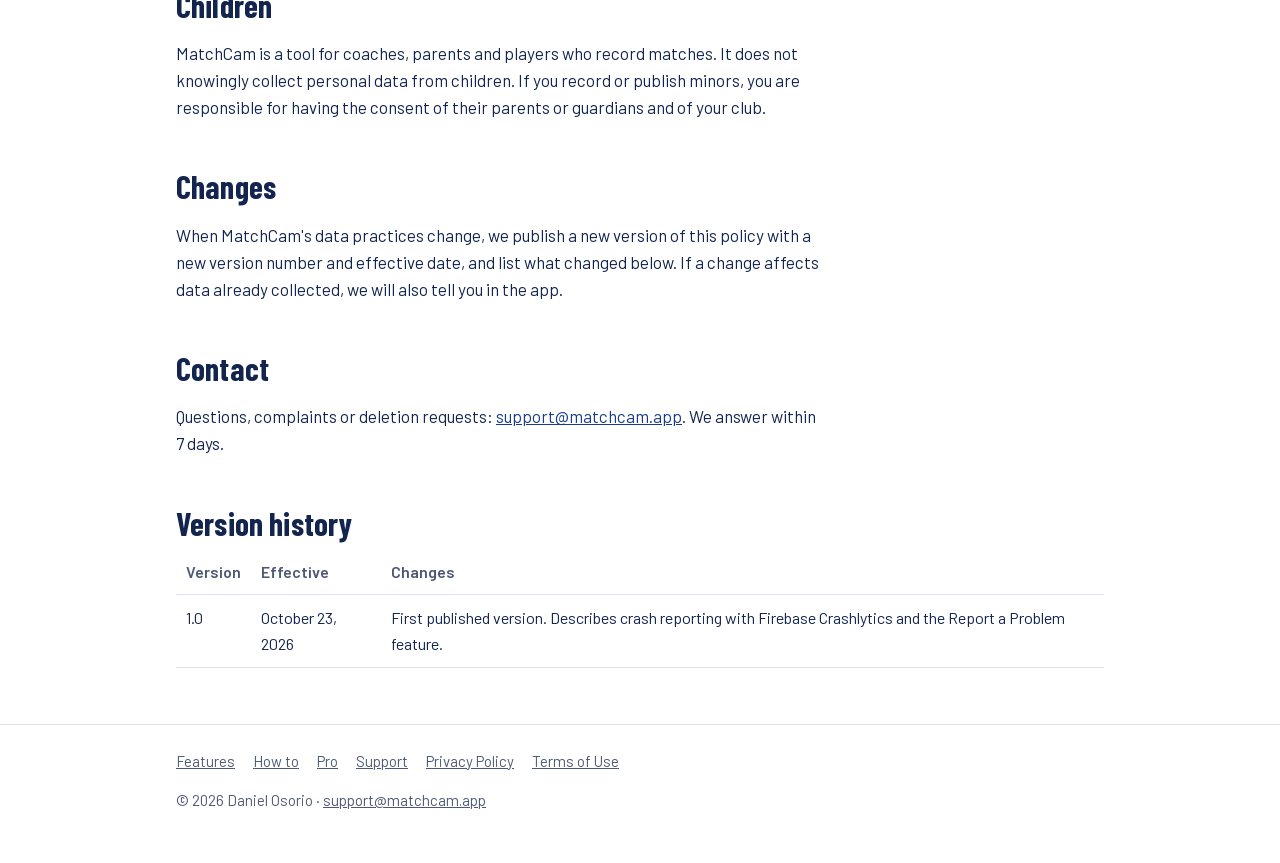
<file: privacy.html>
<!doctype html>
<html lang="en">
<head>
<meta charset="utf-8">
<meta name="viewport" content="width=device-width, initial-scale=1">
<title>MatchCam Privacy Policy</title>
<meta name="description" content="How the MatchCam app handles your data, including YouTube uploads.">
<link rel="stylesheet" href="assets/css/style.css">
<link rel="icon" type="image/png" href="assets/icons/favicon.png">
<link rel="apple-touch-icon" href="assets/icons/apple-touch-icon.png">
</head>
<body>
<a class="skip" href="#content">Skip to content</a>
<header class="site-header">
  <div class="inner">
    <a class="brand" href="index.html" aria-label="MatchCam home"><img src="assets/images/logo.png" alt="" width="44" height="44"><span class="wordmark"><span class="match">Match</span><span class="cam">Cam</span></span></a>
    <nav aria-label="Main"><a href="index.html">Home</a><a href="features.html">Features</a><a href="how-to.html">How to</a><a href="pro.html">Pro</a><a href="support.html">Support</a></nav>
  </div>
</header>
<main id="content">
<h1>Privacy Policy</h1>
<p class="meta"><span class="version">Version 1.0</span>Effective October 23, 2026 · <a href="#version-history">Version history</a></p>
<p>MatchCam is made by Daniel Osorio ("we"). This policy explains what the app does with your data.</p>

<h2>Data stored on your device</h2>
<p>Match recordings, scores, rally marks and tournament data are stored only on your device, and videos are saved to your Camera Roll or Gallery. We do not run servers and we do not receive this data. The only information we receive is the crash and problem data described below.</p>

<h2>Local network and Apple Watch</h2>
<p>When you connect a remote controller, match state (scores, team names, timer) is shared over your local Wi-Fi network between your own devices only. With an Apple Watch, the same match state is synced between your iPhone and your watch.</p>

<h2>Live streaming (optional)</h2>
<p>If you start a live stream, the video and audio are sent directly from your device to the streaming server you configure (for example YouTube Live or Twitch). The stream URL and key you enter are stored only on your device. We do not receive the stream; the streaming service's own terms and privacy policy apply.</p>

<h2>Crash reports and diagnostics</h2>
<p>If MatchCam crashes, it sends a crash report to Firebase Crashlytics, a service of Google. The report contains technical information only: the app version, your device model and operating system version, free memory and storage, the time of the crash, the stack trace showing where the app failed, and a random installation identifier generated by Firebase. It does not contain your videos, scores, team names, rally marks, tournament data or YouTube data, and we do not use it to identify you. We use it only to find and fix bugs. Google processes it for us under the <a href="https://firebase.google.com/support/privacy">Firebase privacy terms</a> and keeps it for 90 days. This data is not used for advertising or tracking and is not shared with anyone else.</p>
<p>The App Store and Google Play can also give us crash and performance statistics from users who have turned on sharing diagnostics in their device settings. These come to us from Apple or Google in aggregate form.</p>

<h2>Reporting a problem (optional)</h2>
<p>In Settings, "Report a Problem" prepares a text file with your app version, device model, operating system and the app's recent log lines, and opens the share sheet. Nothing is sent unless you choose where to send it (for example to support@matchcam.app). You can read the file before you share it. If you send it to us, we use it only to look into the problem and delete it once it is solved.</p>

<h2>Backups and sharing (optional)</h2>
<p>When you export a backup, share a scoreboard image or share a video, the file goes only where you choose (for example iCloud Drive, Google Drive or a messaging app). We do not receive it.</p>

<h2>YouTube uploads (MatchCam Pro, optional)</h2>
<p>If you choose to connect a YouTube account, MatchCam uses YouTube API Services. By using this feature you agree to the <a href="https://www.youtube.com/t/terms">YouTube Terms of Service</a>. Google's use of your data is described in the <a href="http://www.google.com/policies/privacy">Google Privacy Policy</a>.</p>
<h3>What MatchCam accesses, and why</h3>
<ul>
  <li><strong>Upload videos to your YouTube channel</strong> (youtube.upload): to upload the match video you select, with the title, description and settings you review before each upload. MatchCam never uploads anything without your action.</li>
  <li><strong>Manage your YouTube account</strong> (youtube): to show which channel is connected and whether it can upload videos longer than 15 minutes, to list your playlists and create a playlist when you ask for one, to add the uploaded video to the playlist you choose, to show YouTube's processing result for videos MatchCam uploaded, and to check that those videos and playlists still exist. MatchCam does not change or delete any other content in your account.</li>
  <li><strong>Your Google account email</strong>: to show which account is connected.</li>
</ul>
<h3>What MatchCam stores, and for how long</h3>
<ul>
  <li>An access grant managed by Google's sign-in library on your device (iOS Keychain or Google Play services).</li>
  <li>For each video MatchCam uploaded: the YouTube video ID and link, the upload date and YouTube's processing status. For playlists you use with a tournament: the playlist ID and title. This stays on your device. It is refreshed at least every 30 days while your account is connected, and deleted if the video or playlist no longer exists or if it has not been refreshed for 30 days.</li>
  <li>The video file is read from your device and sent directly to YouTube. It is never sent to us.</li>
</ul>
<h3>What MatchCam does not do</h3>
<ul>
  <li>It does not send your YouTube data or videos to us or to any third party other than Google/YouTube.</li>
  <li>It does not use your data for advertising or tracking.</li>
</ul>
<p>MatchCam's use and transfer of information received from Google APIs adheres to the <a href="https://developers.google.com/terms/api-services-user-data-policy">Google API Services User Data Policy</a>, including the Limited Use requirements.</p>
<h3>Deleting your data and revoking access</h3>
<p>In MatchCam, go to Settings → Connections → Disconnect YouTube. This revokes MatchCam's access at Google immediately and deletes every YouTube datum MatchCam stored, including the links it created. You can also revoke access at any time at <a href="https://security.google.com/settings/security/permissions">security.google.com/settings/security/permissions</a>. Your videos and playlists stay on YouTube; manage them in YouTube Studio.</p>

<h2>Purchases</h2>
<p>MatchCam Pro subscriptions are processed by Apple (App Store) or Google (Google Play). We do not receive your payment details.</p>

<h2>Children</h2>
<p>MatchCam is a tool for coaches, parents and players who record matches. It does not knowingly collect personal data from children. If you record or publish minors, you are responsible for having the consent of their parents or guardians and of your club.</p>

<h2>Changes</h2>
<p>When MatchCam's data practices change, we publish a new version of this policy with a new version number and effective date, and list what changed below. If a change affects data already collected, we will also tell you in the app.</p>

<h2>Contact</h2>
<p>Questions, complaints or deletion requests: <a href="mailto:support@matchcam.app">support@matchcam.app</a>. We answer within 7 days.</p>

<h2 id="version-history">Version history</h2>
<table>
  <tr><th>Version</th><th>Effective</th><th>Changes</th></tr>
  <tr><td>1.0</td><td>October 23, 2026</td><td>First published version. Describes crash reporting with Firebase Crashlytics and the Report a Problem feature.</td></tr>
</table>
</main>
<footer>
  <div class="inner">
    <p class="links"><a href="features.html">Features</a><a href="how-to.html">How to</a><a href="pro.html">Pro</a><a href="support.html">Support</a><a href="privacy.html">Privacy Policy</a><a href="terms.html">Terms of Use</a></p>
    <p>© 2026 Daniel Osorio · <a href="mailto:support@matchcam.app">support@matchcam.app</a></p>
  </div>
</footer>
</body>
</html>
</file>
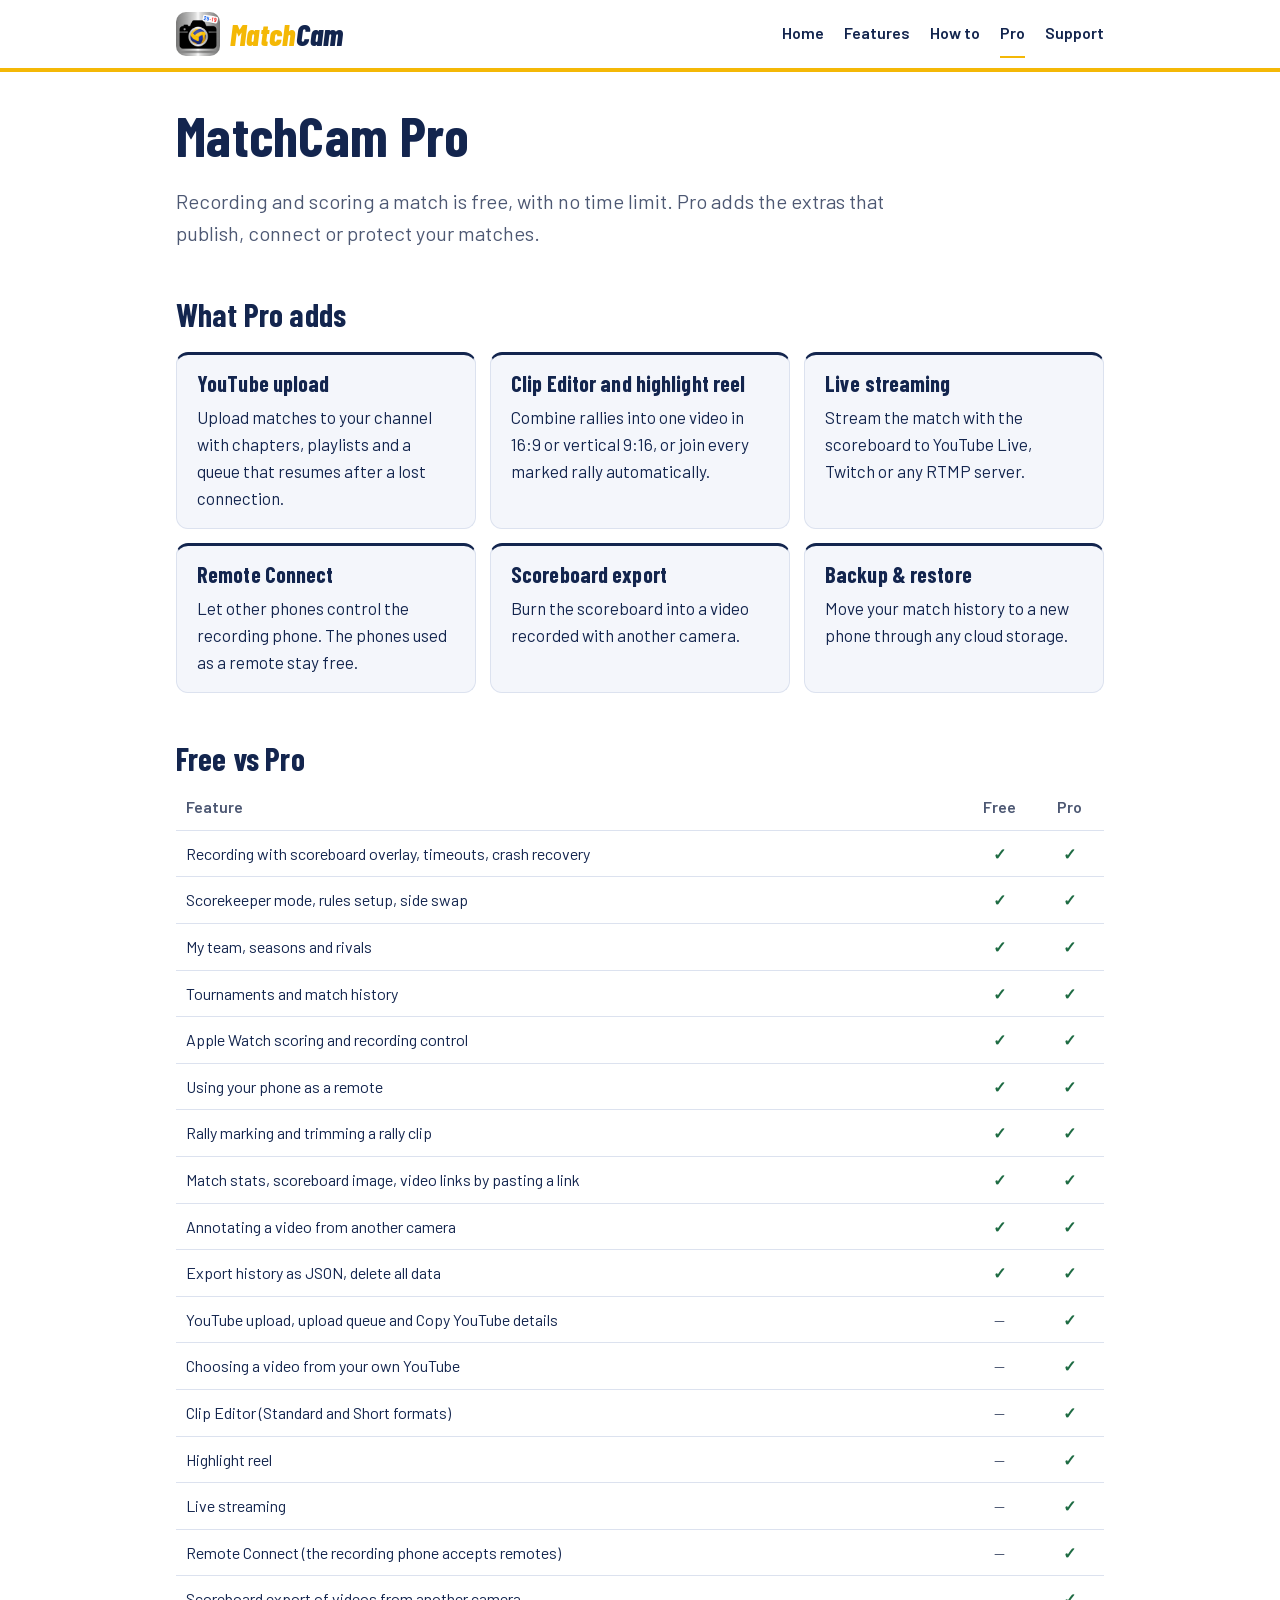
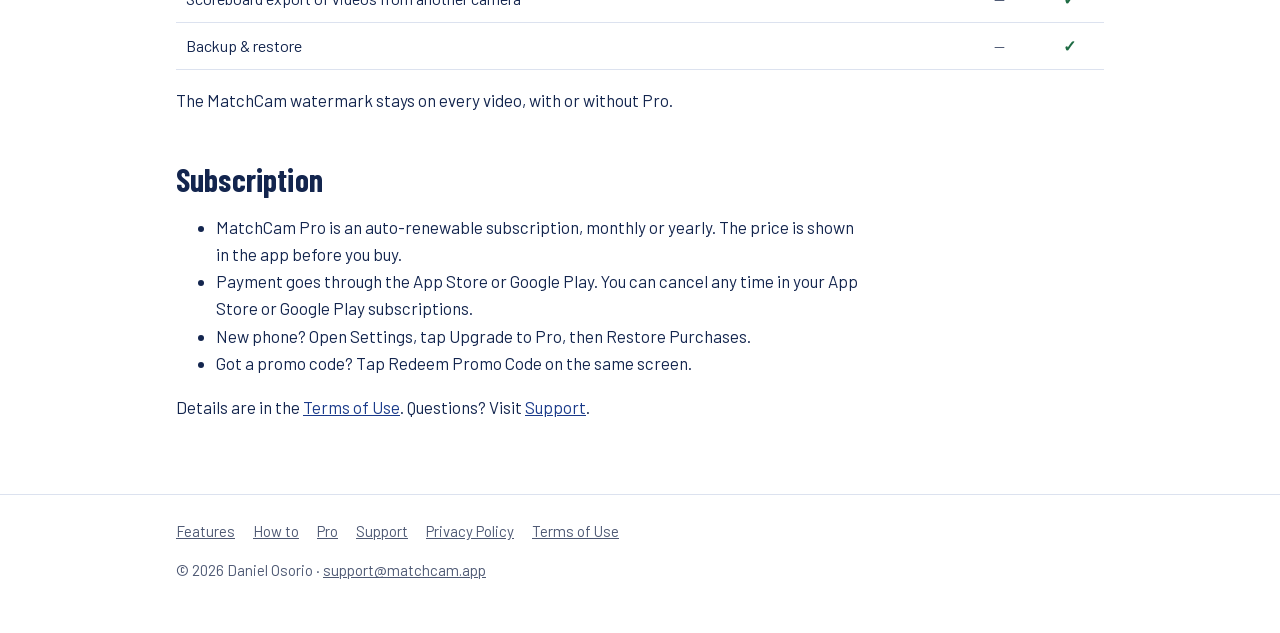
<file: pro.html>
<!doctype html>
<html lang="en">
<head>
<meta charset="utf-8">
<meta name="viewport" content="width=device-width, initial-scale=1">
<title>MatchCam Pro</title>
<meta name="description" content="What MatchCam Pro adds, and a Free vs Pro comparison.">
<link rel="stylesheet" href="assets/css/style.css">
<link rel="icon" type="image/png" href="assets/icons/favicon.png">
<link rel="apple-touch-icon" href="assets/icons/apple-touch-icon.png">
</head>
<body>
<a class="skip" href="#content">Skip to content</a>
<header class="site-header">
  <div class="inner">
    <a class="brand" href="index.html" aria-label="MatchCam home"><img src="assets/images/logo.png" alt="" width="44" height="44"><span class="wordmark"><span class="match">Match</span><span class="cam">Cam</span></span></a>
    <nav aria-label="Main"><a href="index.html">Home</a><a href="features.html">Features</a><a href="how-to.html">How to</a><a href="pro.html" aria-current="page">Pro</a><a href="support.html">Support</a></nav>
  </div>
</header>
<main id="content">
<h1>MatchCam Pro</h1>
<p class="lead">Recording and scoring a match is free, with no time limit. Pro adds the extras that publish, connect or protect your matches.</p>

<h2>What Pro adds</h2>
<div class="features">
  <div class="card feat is-pro"><h3>YouTube upload</h3><p>Upload matches to your channel with chapters, playlists and a queue that resumes after a lost connection.</p></div>
  <div class="card feat is-pro"><h3>Clip Editor and highlight reel</h3><p>Combine rallies into one video in 16:9 or vertical 9:16, or join every marked rally automatically.</p></div>
  <div class="card feat is-pro"><h3>Live streaming</h3><p>Stream the match with the scoreboard to YouTube Live, Twitch or any RTMP server.</p></div>
  <div class="card feat is-pro"><h3>Remote Connect</h3><p>Let other phones control the recording phone. The phones used as a remote stay free.</p></div>
  <div class="card feat is-pro"><h3>Scoreboard export</h3><p>Burn the scoreboard into a video recorded with another camera.</p></div>
  <div class="card feat is-pro"><h3>Backup &amp; restore</h3><p>Move your match history to a new phone through any cloud storage.</p></div>
</div>

<h2 id="compare">Free vs Pro</h2>
<div class="table-wrap">
<table class="compare">
  <tr><th>Feature</th><th class="c">Free</th><th class="c">Pro</th></tr>
  <tr><td>Recording with scoreboard overlay, timeouts, crash recovery</td><td class="c yes"><span aria-hidden="true">✓</span><span class="sr">Included</span></td><td class="c yes"><span aria-hidden="true">✓</span><span class="sr">Included</span></td></tr>
  <tr><td>Scorekeeper mode, rules setup, side swap</td><td class="c yes"><span aria-hidden="true">✓</span><span class="sr">Included</span></td><td class="c yes"><span aria-hidden="true">✓</span><span class="sr">Included</span></td></tr>
  <tr><td>My team, seasons and rivals</td><td class="c yes"><span aria-hidden="true">✓</span><span class="sr">Included</span></td><td class="c yes"><span aria-hidden="true">✓</span><span class="sr">Included</span></td></tr>
  <tr><td>Tournaments and match history</td><td class="c yes"><span aria-hidden="true">✓</span><span class="sr">Included</span></td><td class="c yes"><span aria-hidden="true">✓</span><span class="sr">Included</span></td></tr>
  <tr><td>Apple Watch scoring and recording control</td><td class="c yes"><span aria-hidden="true">✓</span><span class="sr">Included</span></td><td class="c yes"><span aria-hidden="true">✓</span><span class="sr">Included</span></td></tr>
  <tr><td>Using your phone as a remote</td><td class="c yes"><span aria-hidden="true">✓</span><span class="sr">Included</span></td><td class="c yes"><span aria-hidden="true">✓</span><span class="sr">Included</span></td></tr>
  <tr><td>Rally marking and trimming a rally clip</td><td class="c yes"><span aria-hidden="true">✓</span><span class="sr">Included</span></td><td class="c yes"><span aria-hidden="true">✓</span><span class="sr">Included</span></td></tr>
  <tr><td>Match stats, scoreboard image, video links by pasting a link</td><td class="c yes"><span aria-hidden="true">✓</span><span class="sr">Included</span></td><td class="c yes"><span aria-hidden="true">✓</span><span class="sr">Included</span></td></tr>
  <tr><td>Annotating a video from another camera</td><td class="c yes"><span aria-hidden="true">✓</span><span class="sr">Included</span></td><td class="c yes"><span aria-hidden="true">✓</span><span class="sr">Included</span></td></tr>
  <tr><td>Export history as JSON, delete all data</td><td class="c yes"><span aria-hidden="true">✓</span><span class="sr">Included</span></td><td class="c yes"><span aria-hidden="true">✓</span><span class="sr">Included</span></td></tr>
  <tr><td>YouTube upload, upload queue and Copy YouTube details</td><td class="c no"><span aria-hidden="true">—</span><span class="sr">Not included</span></td><td class="c yes"><span aria-hidden="true">✓</span><span class="sr">Included</span></td></tr>
  <tr><td>Choosing a video from your own YouTube</td><td class="c no"><span aria-hidden="true">—</span><span class="sr">Not included</span></td><td class="c yes"><span aria-hidden="true">✓</span><span class="sr">Included</span></td></tr>
  <tr><td>Clip Editor (Standard and Short formats)</td><td class="c no"><span aria-hidden="true">—</span><span class="sr">Not included</span></td><td class="c yes"><span aria-hidden="true">✓</span><span class="sr">Included</span></td></tr>
  <tr><td>Highlight reel</td><td class="c no"><span aria-hidden="true">—</span><span class="sr">Not included</span></td><td class="c yes"><span aria-hidden="true">✓</span><span class="sr">Included</span></td></tr>
  <tr><td>Live streaming</td><td class="c no"><span aria-hidden="true">—</span><span class="sr">Not included</span></td><td class="c yes"><span aria-hidden="true">✓</span><span class="sr">Included</span></td></tr>
  <tr><td>Remote Connect (the recording phone accepts remotes)</td><td class="c no"><span aria-hidden="true">—</span><span class="sr">Not included</span></td><td class="c yes"><span aria-hidden="true">✓</span><span class="sr">Included</span></td></tr>
  <tr><td>Scoreboard export of videos from another camera</td><td class="c no"><span aria-hidden="true">—</span><span class="sr">Not included</span></td><td class="c yes"><span aria-hidden="true">✓</span><span class="sr">Included</span></td></tr>
  <tr><td>Backup &amp; restore</td><td class="c no"><span aria-hidden="true">—</span><span class="sr">Not included</span></td><td class="c yes"><span aria-hidden="true">✓</span><span class="sr">Included</span></td></tr>
</table>
</div>
<p>The MatchCam watermark stays on every video, with or without Pro.</p>

<h2>Subscription</h2>
<ul>
  <li>MatchCam Pro is an auto-renewable subscription, monthly or yearly. The price is shown in the app before you buy.</li>
  <li>Payment goes through the App Store or Google Play. You can cancel any time in your App Store or Google Play subscriptions.</li>
  <li>New phone? Open Settings, tap Upgrade to Pro, then Restore Purchases.</li>
  <li>Got a promo code? Tap Redeem Promo Code on the same screen.</li>
</ul>
<p>Details are in the <a href="terms.html">Terms of Use</a>. Questions? Visit <a href="support.html">Support</a>.</p>
</main>
<footer>
  <div class="inner">
    <p class="links"><a href="features.html">Features</a><a href="how-to.html">How to</a><a href="pro.html">Pro</a><a href="support.html">Support</a><a href="privacy.html">Privacy Policy</a><a href="terms.html">Terms of Use</a></p>
    <p>© 2026 Daniel Osorio · <a href="mailto:support@matchcam.app">support@matchcam.app</a></p>
  </div>
</footer>
</body>
</html>
</file>
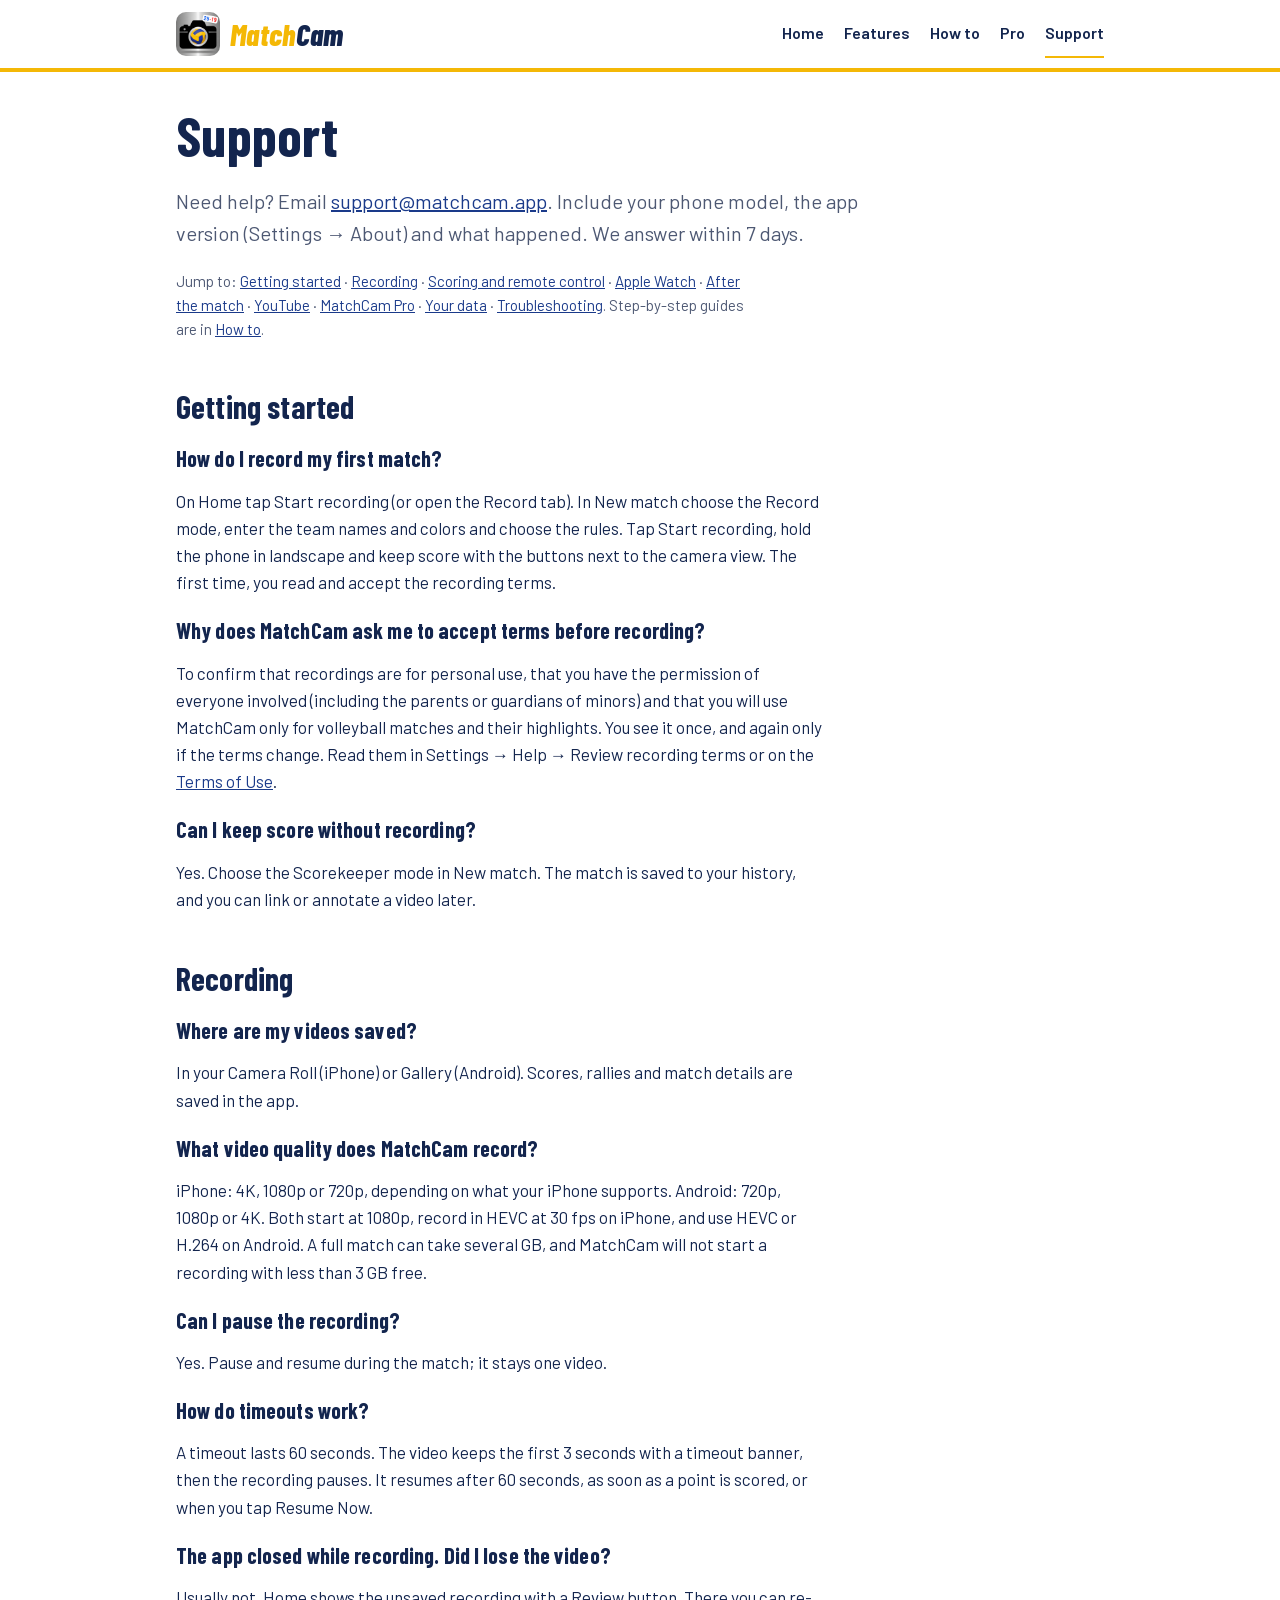
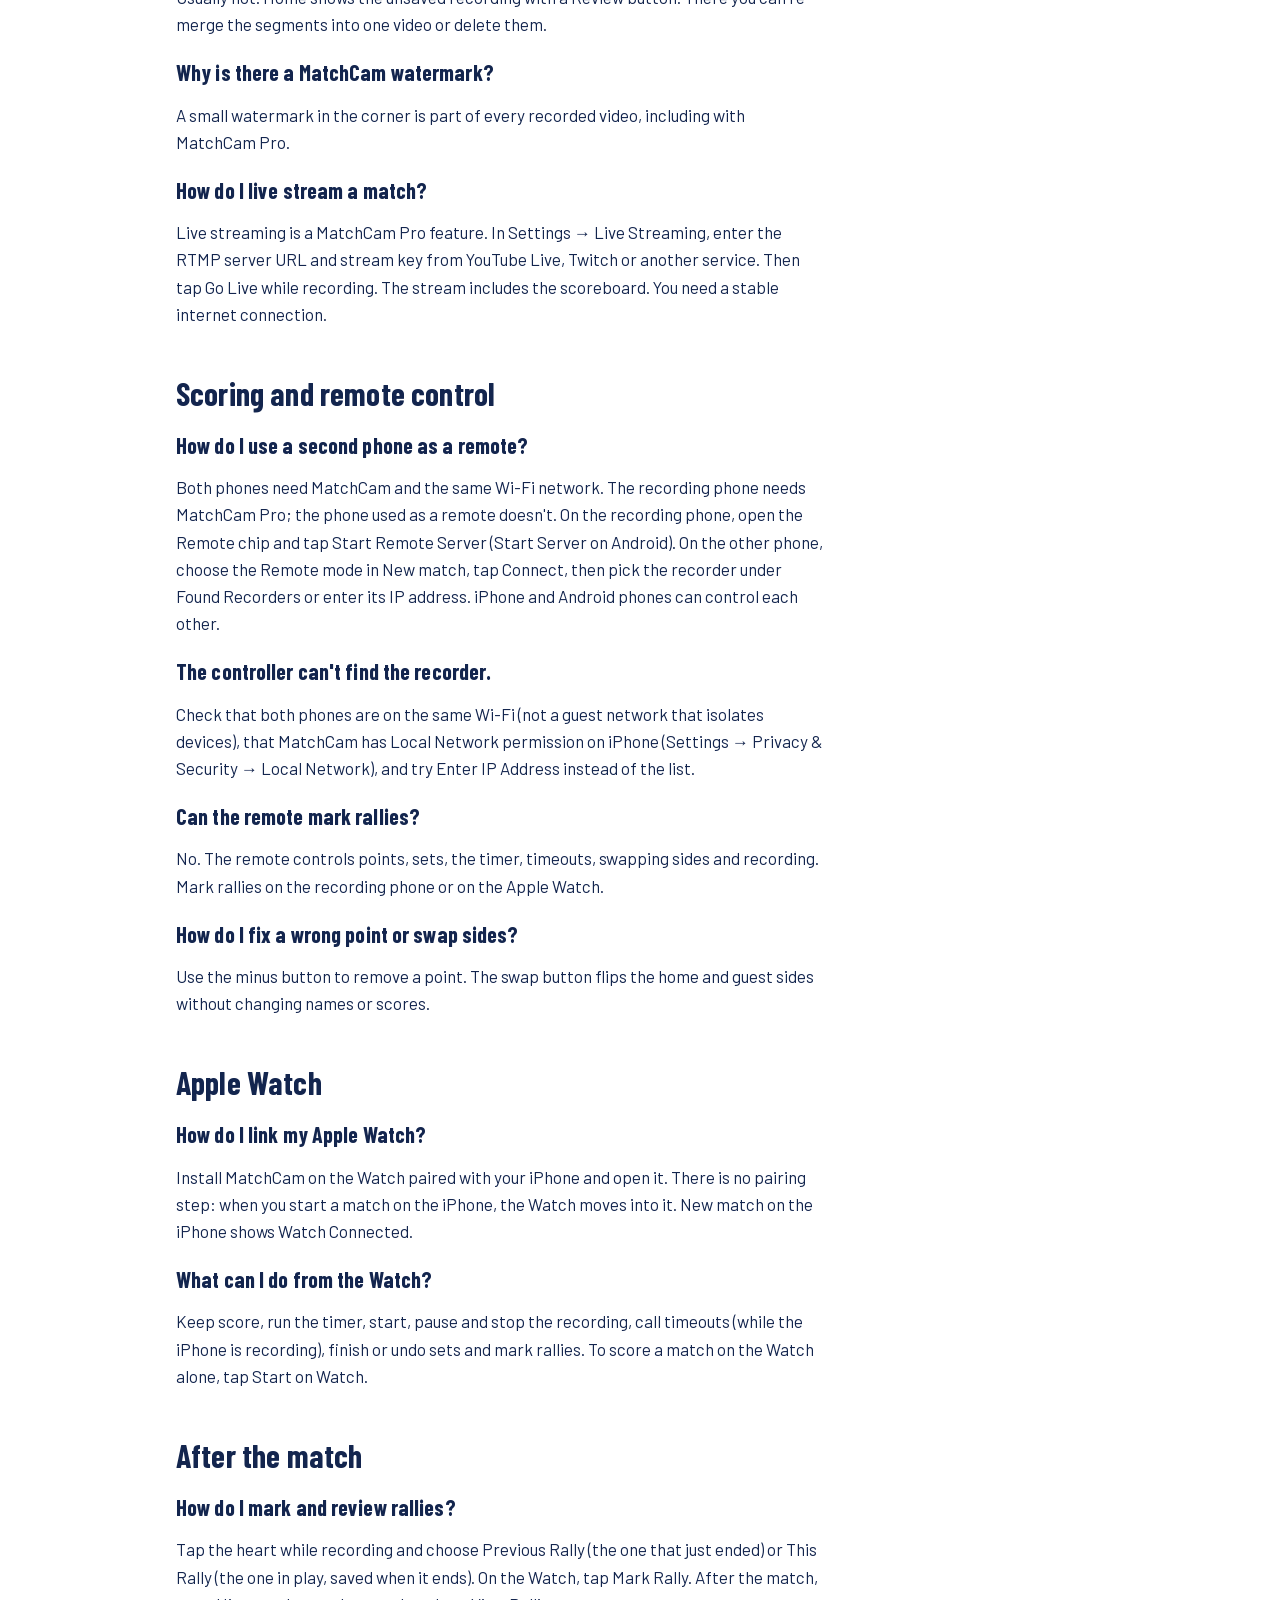
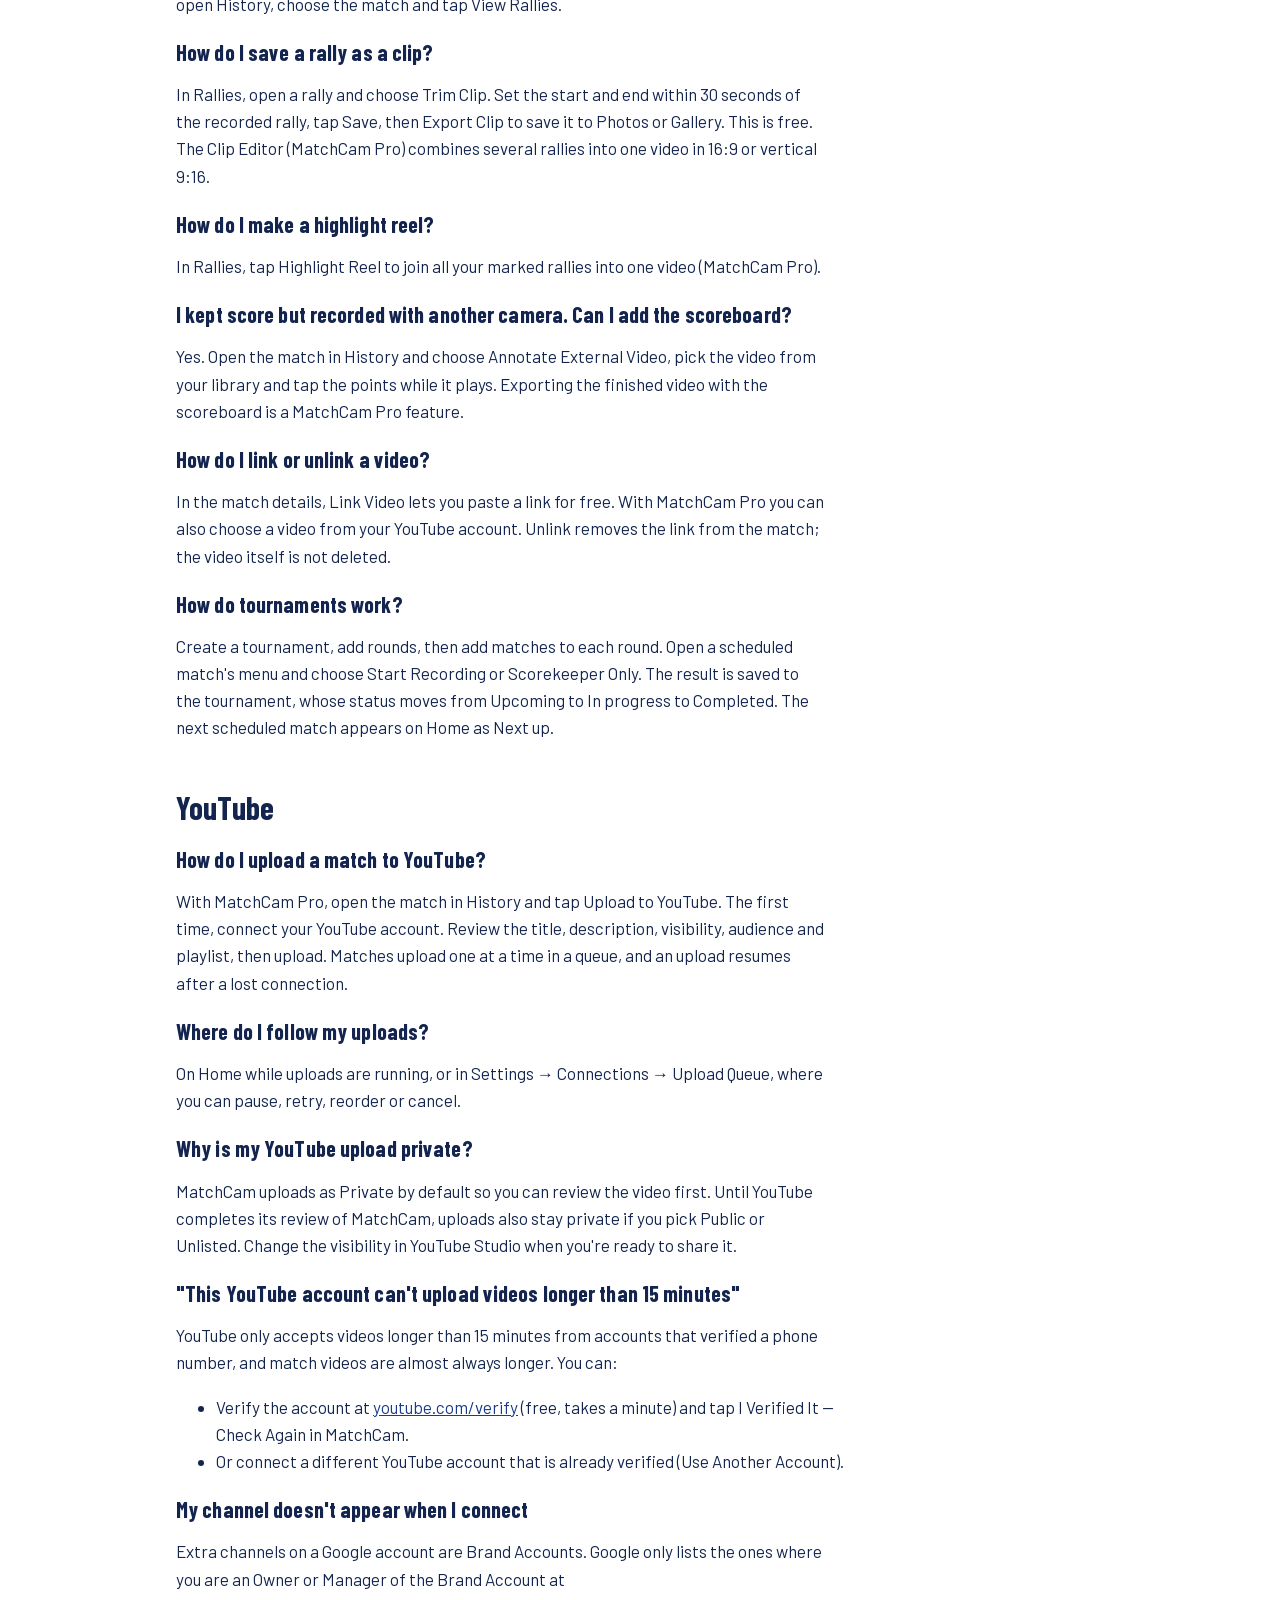
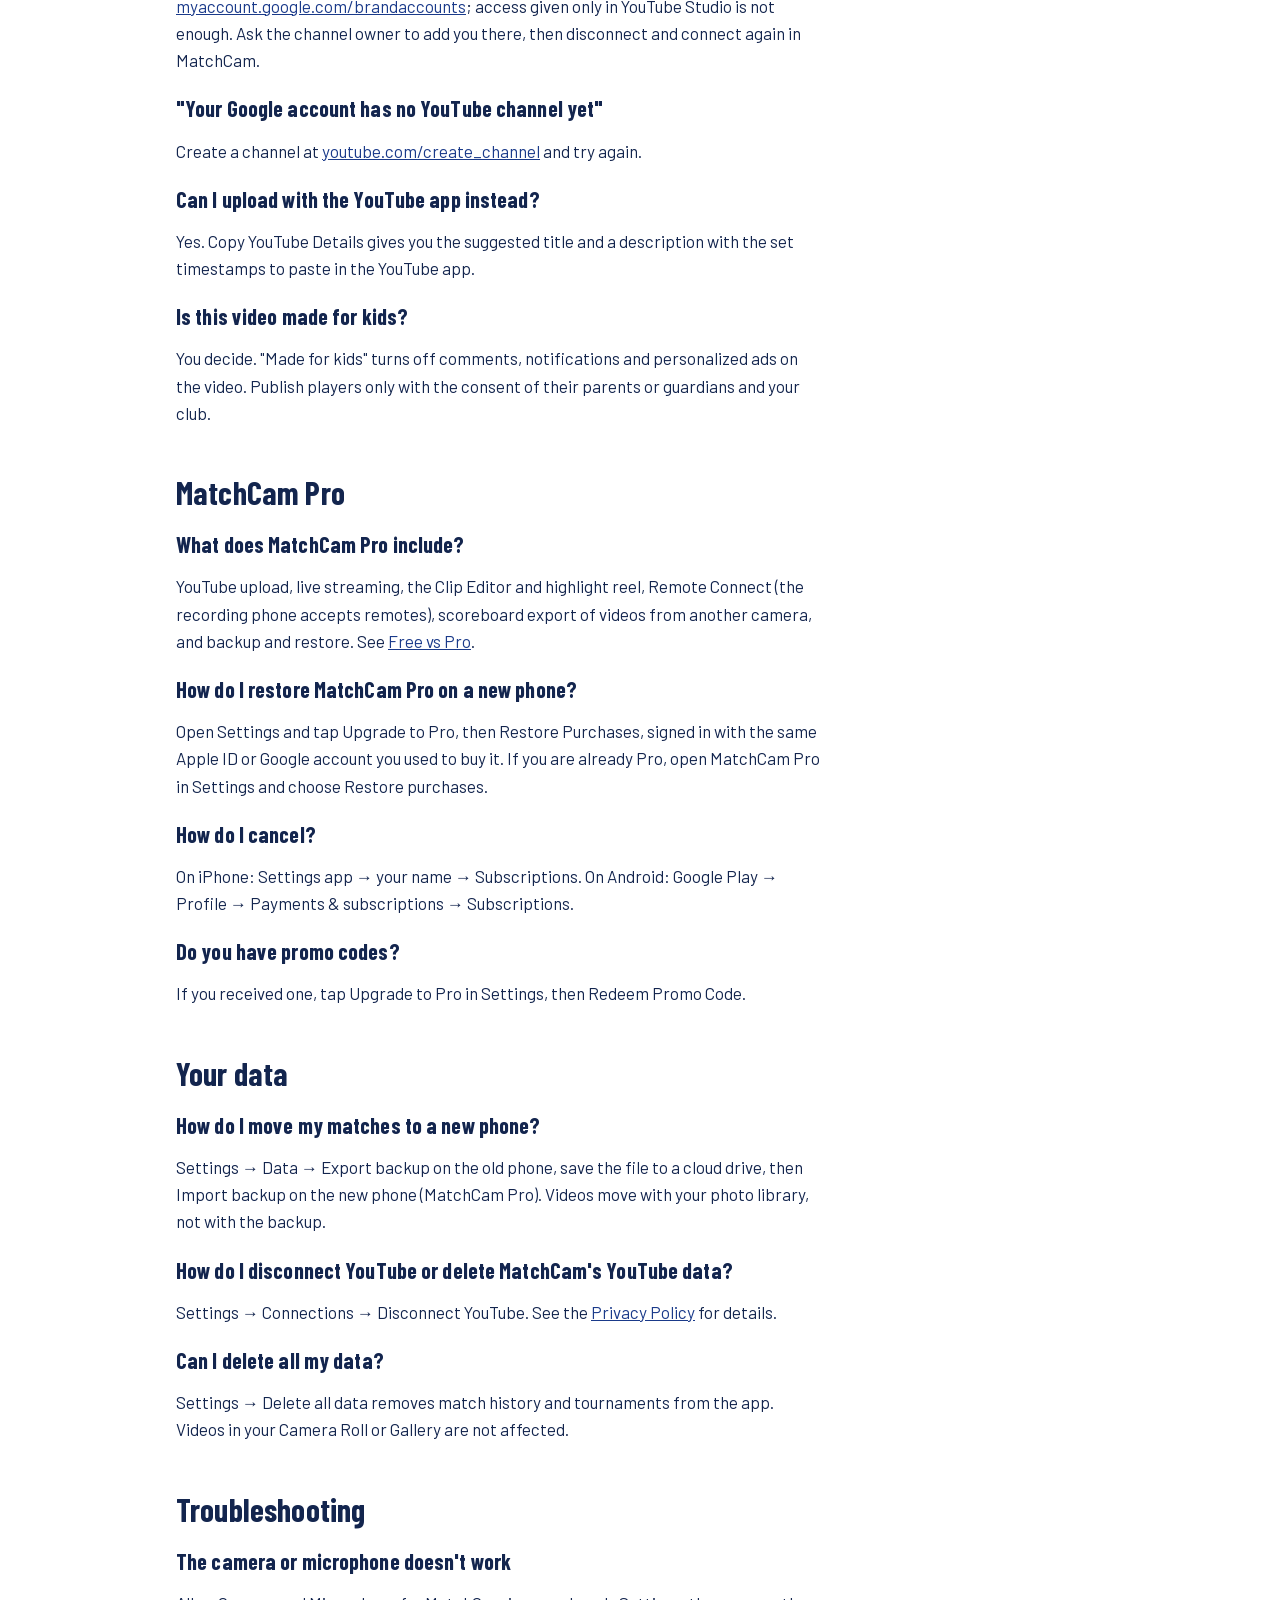
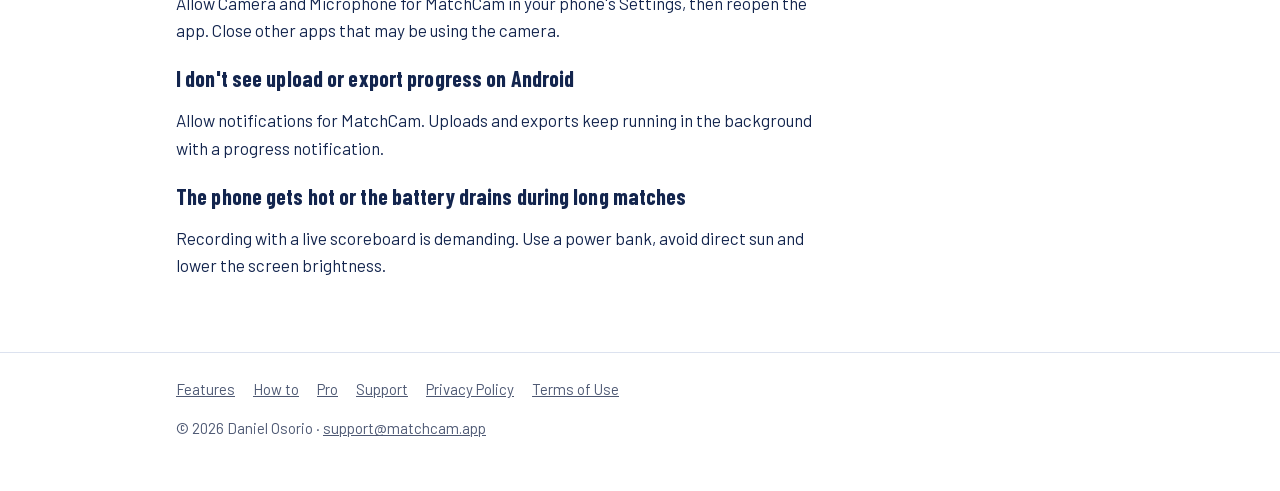
<file: support.html>
<!doctype html>
<html lang="en">
<head>
<meta charset="utf-8">
<meta name="viewport" content="width=device-width, initial-scale=1">
<title>MatchCam Support</title>
<meta name="description" content="Help and answers for MatchCam.">
<link rel="stylesheet" href="assets/css/style.css">
<link rel="icon" type="image/png" href="assets/icons/favicon.png">
<link rel="apple-touch-icon" href="assets/icons/apple-touch-icon.png">
</head>
<body>
<a class="skip" href="#content">Skip to content</a>
<header class="site-header">
  <div class="inner">
    <a class="brand" href="index.html" aria-label="MatchCam home"><img src="assets/images/logo.png" alt="" width="44" height="44"><span class="wordmark"><span class="match">Match</span><span class="cam">Cam</span></span></a>
    <nav aria-label="Main"><a href="index.html">Home</a><a href="features.html">Features</a><a href="how-to.html">How to</a><a href="pro.html">Pro</a><a href="support.html" aria-current="page">Support</a></nav>
  </div>
</header>
<main id="content">
<h1>Support</h1>
<p class="lead">Need help? Email <a href="mailto:support@matchcam.app">support@matchcam.app</a>. Include your phone model, the app version (Settings &rarr; About) and what happened. We answer within 7 days.</p>
<p class="jump">Jump to: <a href="#start">Getting started</a> · <a href="#recording">Recording</a> · <a href="#scoring">Scoring and remote control</a> · <a href="#watch">Apple Watch</a> · <a href="#after">After the match</a> · <a href="#youtube">YouTube</a> · <a href="#pro">MatchCam Pro</a> · <a href="#data">Your data</a> · <a href="#trouble">Troubleshooting</a>. Step-by-step guides are in <a href="how-to.html">How to</a>.</p>

<h2 id="start">Getting started</h2>
<h3>How do I record my first match?</h3>
<p>On Home tap Start recording (or open the Record tab). In New match choose the Record mode, enter the team names and colors and choose the rules. Tap Start recording, hold the phone in landscape and keep score with the buttons next to the camera view. The first time, you read and accept the recording terms.</p>
<h3>Why does MatchCam ask me to accept terms before recording?</h3>
<p>To confirm that recordings are for personal use, that you have the permission of everyone involved (including the parents or guardians of minors) and that you will use MatchCam only for volleyball matches and their highlights. You see it once, and again only if the terms change. Read them in Settings &rarr; Help &rarr; Review recording terms or on the <a href="terms.html#recording-terms">Terms of Use</a>.</p>
<h3>Can I keep score without recording?</h3>
<p>Yes. Choose the Scorekeeper mode in New match. The match is saved to your history, and you can link or annotate a video later.</p>

<h2 id="recording">Recording</h2>
<h3>Where are my videos saved?</h3>
<p>In your Camera Roll (iPhone) or Gallery (Android). Scores, rallies and match details are saved in the app.</p>
<h3>What video quality does MatchCam record?</h3>
<p>iPhone: 4K, 1080p or 720p, depending on what your iPhone supports. Android: 720p, 1080p or 4K. Both start at 1080p, record in HEVC at 30 fps on iPhone, and use HEVC or H.264 on Android. A full match can take several GB, and MatchCam will not start a recording with less than 3 GB free.</p>
<h3>Can I pause the recording?</h3>
<p>Yes. Pause and resume during the match; it stays one video.</p>
<h3>How do timeouts work?</h3>
<p>A timeout lasts 60 seconds. The video keeps the first 3 seconds with a timeout banner, then the recording pauses. It resumes after 60 seconds, as soon as a point is scored, or when you tap Resume Now.</p>
<h3>The app closed while recording. Did I lose the video?</h3>
<p>Usually not. Home shows the unsaved recording with a Review button. There you can re-merge the segments into one video or delete them.</p>
<h3>Why is there a MatchCam watermark?</h3>
<p>A small watermark in the corner is part of every recorded video, including with MatchCam Pro.</p>
<h3>How do I live stream a match?</h3>
<p>Live streaming is a MatchCam Pro feature. In Settings &rarr; Live Streaming, enter the RTMP server URL and stream key from YouTube Live, Twitch or another service. Then tap Go Live while recording. The stream includes the scoreboard. You need a stable internet connection.</p>

<h2 id="scoring">Scoring and remote control</h2>
<h3>How do I use a second phone as a remote?</h3>
<p>Both phones need MatchCam and the same Wi-Fi network. The recording phone needs MatchCam Pro; the phone used as a remote doesn't. On the recording phone, open the Remote chip and tap Start Remote Server (Start Server on Android). On the other phone, choose the Remote mode in New match, tap Connect, then pick the recorder under Found Recorders or enter its IP address. iPhone and Android phones can control each other.</p>
<h3>The controller can't find the recorder.</h3>
<p>Check that both phones are on the same Wi-Fi (not a guest network that isolates devices), that MatchCam has Local Network permission on iPhone (Settings &rarr; Privacy &amp; Security &rarr; Local Network), and try Enter IP Address instead of the list.</p>
<h3>Can the remote mark rallies?</h3>
<p>No. The remote controls points, sets, the timer, timeouts, swapping sides and recording. Mark rallies on the recording phone or on the Apple Watch.</p>
<h3>How do I fix a wrong point or swap sides?</h3>
<p>Use the minus button to remove a point. The swap button flips the home and guest sides without changing names or scores.</p>

<h2 id="watch">Apple Watch</h2>
<h3>How do I link my Apple Watch?</h3>
<p>Install MatchCam on the Watch paired with your iPhone and open it. There is no pairing step: when you start a match on the iPhone, the Watch moves into it. New match on the iPhone shows Watch Connected.</p>
<h3>What can I do from the Watch?</h3>
<p>Keep score, run the timer, start, pause and stop the recording, call timeouts (while the iPhone is recording), finish or undo sets and mark rallies. To score a match on the Watch alone, tap Start on Watch.</p>

<h2 id="after">After the match</h2>
<h3>How do I mark and review rallies?</h3>
<p>Tap the heart while recording and choose Previous Rally (the one that just ended) or This Rally (the one in play, saved when it ends). On the Watch, tap Mark Rally. After the match, open History, choose the match and tap View Rallies.</p>
<h3>How do I save a rally as a clip?</h3>
<p>In Rallies, open a rally and choose Trim Clip. Set the start and end within 30 seconds of the recorded rally, tap Save, then Export Clip to save it to Photos or Gallery. This is free. The Clip Editor (MatchCam Pro) combines several rallies into one video in 16:9 or vertical 9:16.</p>
<h3>How do I make a highlight reel?</h3>
<p>In Rallies, tap Highlight Reel to join all your marked rallies into one video (MatchCam Pro).</p>
<h3>I kept score but recorded with another camera. Can I add the scoreboard?</h3>
<p>Yes. Open the match in History and choose Annotate External Video, pick the video from your library and tap the points while it plays. Exporting the finished video with the scoreboard is a MatchCam Pro feature.</p>
<h3>How do I link or unlink a video?</h3>
<p>In the match details, Link Video lets you paste a link for free. With MatchCam Pro you can also choose a video from your YouTube account. Unlink removes the link from the match; the video itself is not deleted.</p>
<h3>How do tournaments work?</h3>
<p>Create a tournament, add rounds, then add matches to each round. Open a scheduled match's menu and choose Start Recording or Scorekeeper Only. The result is saved to the tournament, whose status moves from Upcoming to In progress to Completed. The next scheduled match appears on Home as Next up.</p>

<h2 id="youtube">YouTube</h2>
<h3>How do I upload a match to YouTube?</h3>
<p>With MatchCam Pro, open the match in History and tap Upload to YouTube. The first time, connect your YouTube account. Review the title, description, visibility, audience and playlist, then upload. Matches upload one at a time in a queue, and an upload resumes after a lost connection.</p>
<h3>Where do I follow my uploads?</h3>
<p>On Home while uploads are running, or in Settings &rarr; Connections &rarr; Upload Queue, where you can pause, retry, reorder or cancel.</p>
<h3>Why is my YouTube upload private?</h3>
<p>MatchCam uploads as Private by default so you can review the video first. Until YouTube completes its review of MatchCam, uploads also stay private if you pick Public or Unlisted. Change the visibility in YouTube Studio when you're ready to share it.</p>
<h3>"This YouTube account can't upload videos longer than 15 minutes"</h3>
<p>YouTube only accepts videos longer than 15 minutes from accounts that verified a phone number, and match videos are almost always longer. You can:</p>
<ul>
  <li>Verify the account at <a href="https://www.youtube.com/verify">youtube.com/verify</a> (free, takes a minute) and tap I Verified It &mdash; Check Again in MatchCam.</li>
  <li>Or connect a different YouTube account that is already verified (Use Another Account).</li>
</ul>
<h3>My channel doesn't appear when I connect</h3>
<p>Extra channels on a Google account are Brand Accounts. Google only lists the ones where you are an Owner or Manager of the Brand Account at <a href="https://myaccount.google.com/brandaccounts">myaccount.google.com/brandaccounts</a>; access given only in YouTube Studio is not enough. Ask the channel owner to add you there, then disconnect and connect again in MatchCam.</p>
<h3>"Your Google account has no YouTube channel yet"</h3>
<p>Create a channel at <a href="https://www.youtube.com/create_channel">youtube.com/create_channel</a> and try again.</p>
<h3>Can I upload with the YouTube app instead?</h3>
<p>Yes. Copy YouTube Details gives you the suggested title and a description with the set timestamps to paste in the YouTube app.</p>
<h3>Is this video made for kids?</h3>
<p>You decide. "Made for kids" turns off comments, notifications and personalized ads on the video. Publish players only with the consent of their parents or guardians and your club.</p>

<h2 id="pro">MatchCam Pro</h2>
<h3>What does MatchCam Pro include?</h3>
<p>YouTube upload, live streaming, the Clip Editor and highlight reel, Remote Connect (the recording phone accepts remotes), scoreboard export of videos from another camera, and backup and restore. See <a href="pro.html">Free vs Pro</a>.</p>
<h3>How do I restore MatchCam Pro on a new phone?</h3>
<p>Open Settings and tap Upgrade to Pro, then Restore Purchases, signed in with the same Apple ID or Google account you used to buy it. If you are already Pro, open MatchCam Pro in Settings and choose Restore purchases.</p>
<h3>How do I cancel?</h3>
<p>On iPhone: Settings app &rarr; your name &rarr; Subscriptions. On Android: Google Play &rarr; Profile &rarr; Payments &amp; subscriptions &rarr; Subscriptions.</p>
<h3>Do you have promo codes?</h3>
<p>If you received one, tap Upgrade to Pro in Settings, then Redeem Promo Code.</p>

<h2 id="data">Your data</h2>
<h3>How do I move my matches to a new phone?</h3>
<p>Settings &rarr; Data &rarr; Export backup on the old phone, save the file to a cloud drive, then Import backup on the new phone (MatchCam Pro). Videos move with your photo library, not with the backup.</p>
<h3>How do I disconnect YouTube or delete MatchCam's YouTube data?</h3>
<p>Settings &rarr; Connections &rarr; Disconnect YouTube. See the <a href="privacy.html">Privacy Policy</a> for details.</p>
<h3>Can I delete all my data?</h3>
<p>Settings &rarr; Delete all data removes match history and tournaments from the app. Videos in your Camera Roll or Gallery are not affected.</p>

<h2 id="trouble">Troubleshooting</h2>
<h3>The camera or microphone doesn't work</h3>
<p>Allow Camera and Microphone for MatchCam in your phone's Settings, then reopen the app. Close other apps that may be using the camera.</p>
<h3>I don't see upload or export progress on Android</h3>
<p>Allow notifications for MatchCam. Uploads and exports keep running in the background with a progress notification.</p>
<h3>The phone gets hot or the battery drains during long matches</h3>
<p>Recording with a live scoreboard is demanding. Use a power bank, avoid direct sun and lower the screen brightness.</p>
</main>
<footer>
  <div class="inner">
    <p class="links"><a href="features.html">Features</a><a href="how-to.html">How to</a><a href="pro.html">Pro</a><a href="support.html">Support</a><a href="privacy.html">Privacy Policy</a><a href="terms.html">Terms of Use</a></p>
    <p>© 2026 Daniel Osorio · <a href="mailto:support@matchcam.app">support@matchcam.app</a></p>
  </div>
</footer>
</body>
</html>
</file>
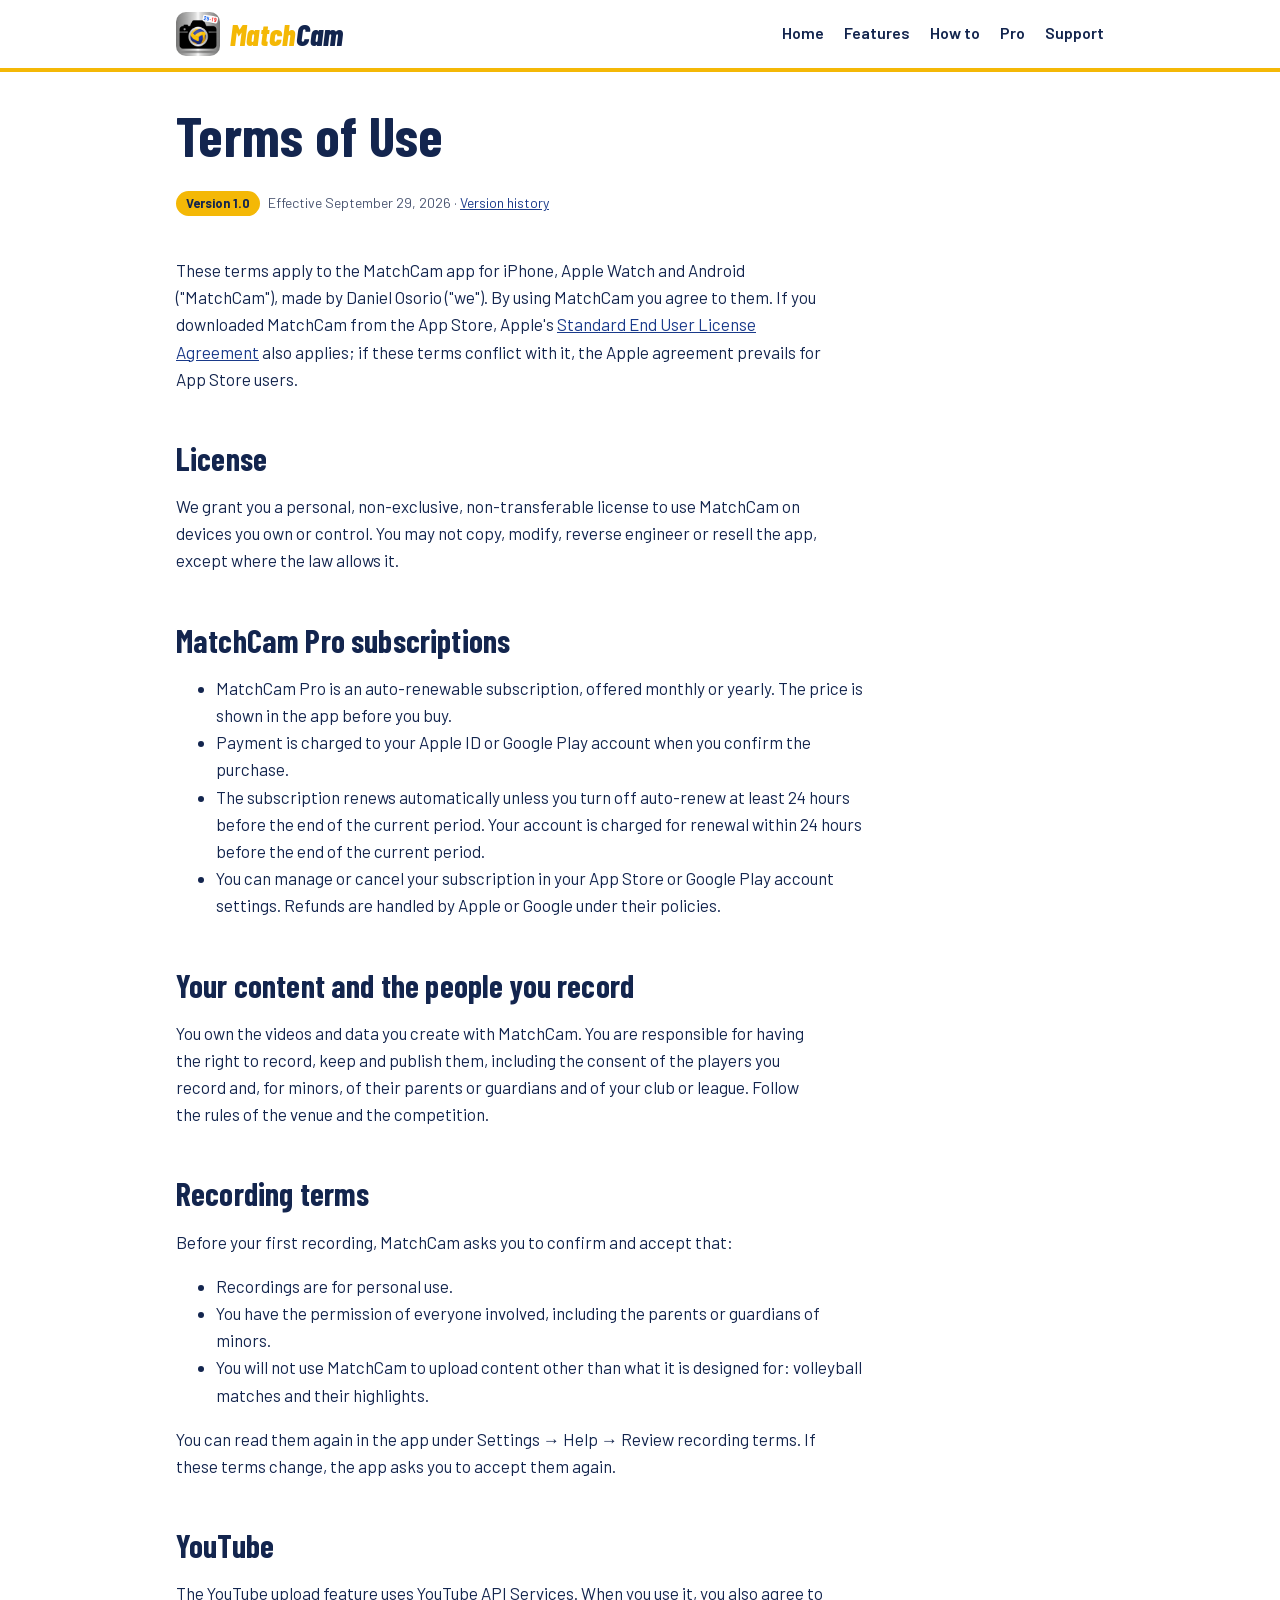
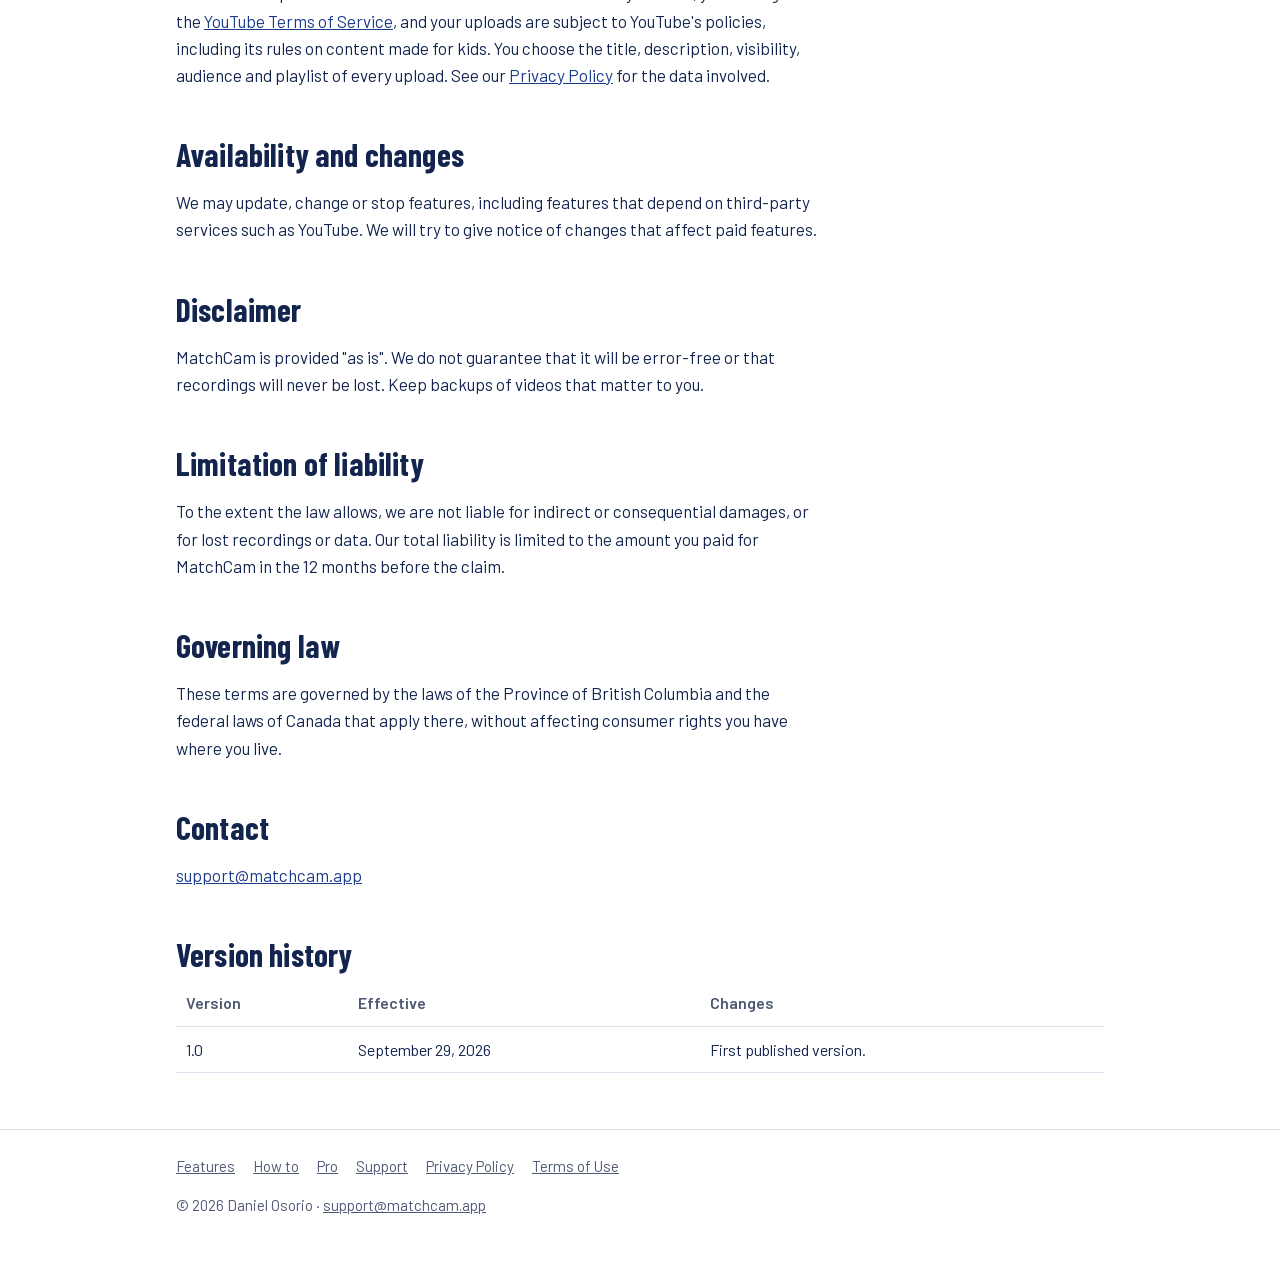
<file: terms.html>
<!doctype html>
<html lang="en">
<head>
<meta charset="utf-8">
<meta name="viewport" content="width=device-width, initial-scale=1">
<title>MatchCam Terms of Use</title>
<meta name="description" content="Terms of use for the MatchCam app and MatchCam Pro subscriptions.">
<link rel="stylesheet" href="assets/css/style.css">
<link rel="icon" type="image/png" href="assets/icons/favicon.png">
<link rel="apple-touch-icon" href="assets/icons/apple-touch-icon.png">
</head>
<body>
<a class="skip" href="#content">Skip to content</a>
<header class="site-header">
  <div class="inner">
    <a class="brand" href="index.html" aria-label="MatchCam home"><img src="assets/images/logo.png" alt="" width="44" height="44"><span class="wordmark"><span class="match">Match</span><span class="cam">Cam</span></span></a>
    <nav aria-label="Main"><a href="index.html">Home</a><a href="features.html">Features</a><a href="how-to.html">How to</a><a href="pro.html">Pro</a><a href="support.html">Support</a></nav>
  </div>
</header>
<main id="content">
<h1>Terms of Use</h1>
<p class="meta"><span class="version">Version 1.0</span>Effective September 29, 2026 · <a href="#version-history">Version history</a></p>
<p>These terms apply to the MatchCam app for iPhone, Apple Watch and Android ("MatchCam"), made by Daniel Osorio ("we"). By using MatchCam you agree to them. If you downloaded MatchCam from the App Store, Apple's <a href="https://www.apple.com/legal/internet-services/itunes/dev/stdeula/">Standard End User License Agreement</a> also applies; if these terms conflict with it, the Apple agreement prevails for App Store users.</p>

<h2>License</h2>
<p>We grant you a personal, non-exclusive, non-transferable license to use MatchCam on devices you own or control. You may not copy, modify, reverse engineer or resell the app, except where the law allows it.</p>

<h2>MatchCam Pro subscriptions</h2>
<ul>
  <li>MatchCam Pro is an auto-renewable subscription, offered monthly or yearly. The price is shown in the app before you buy.</li>
  <li>Payment is charged to your Apple ID or Google Play account when you confirm the purchase.</li>
  <li>The subscription renews automatically unless you turn off auto-renew at least 24 hours before the end of the current period. Your account is charged for renewal within 24 hours before the end of the current period.</li>
  <li>You can manage or cancel your subscription in your App Store or Google Play account settings. Refunds are handled by Apple or Google under their policies.</li>
</ul>

<h2>Your content and the people you record</h2>
<p>You own the videos and data you create with MatchCam. You are responsible for having the right to record, keep and publish them, including the consent of the players you record and, for minors, of their parents or guardians and of your club or league. Follow the rules of the venue and the competition.</p>

<h2 id="recording-terms">Recording terms</h2>
<p>Before your first recording, MatchCam asks you to confirm and accept that:</p>
<ul>
  <li>Recordings are for personal use.</li>
  <li>You have the permission of everyone involved, including the parents or guardians of minors.</li>
  <li>You will not use MatchCam to upload content other than what it is designed for: volleyball matches and their highlights.</li>
</ul>
<p>You can read them again in the app under Settings &rarr; Help &rarr; Review recording terms. If these terms change, the app asks you to accept them again.</p>

<h2>YouTube</h2>
<p>The YouTube upload feature uses YouTube API Services. When you use it, you also agree to the <a href="https://www.youtube.com/t/terms">YouTube Terms of Service</a>, and your uploads are subject to YouTube's policies, including its rules on content made for kids. You choose the title, description, visibility, audience and playlist of every upload. See our <a href="privacy.html">Privacy Policy</a> for the data involved.</p>

<h2>Availability and changes</h2>
<p>We may update, change or stop features, including features that depend on third-party services such as YouTube. We will try to give notice of changes that affect paid features.</p>

<h2>Disclaimer</h2>
<p>MatchCam is provided "as is". We do not guarantee that it will be error-free or that recordings will never be lost. Keep backups of videos that matter to you.</p>

<h2>Limitation of liability</h2>
<p>To the extent the law allows, we are not liable for indirect or consequential damages, or for lost recordings or data. Our total liability is limited to the amount you paid for MatchCam in the 12 months before the claim.</p>

<h2>Governing law</h2>
<p>These terms are governed by the laws of the Province of British Columbia and the federal laws of Canada that apply there, without affecting consumer rights you have where you live.</p>

<h2>Contact</h2>
<p><a href="mailto:support@matchcam.app">support@matchcam.app</a></p>

<h2 id="version-history">Version history</h2>
<table>
  <tr><th>Version</th><th>Effective</th><th>Changes</th></tr>
  <tr><td>1.0</td><td>September 29, 2026</td><td>First published version.</td></tr>
</table>
</main>
<footer>
  <div class="inner">
    <p class="links"><a href="features.html">Features</a><a href="how-to.html">How to</a><a href="pro.html">Pro</a><a href="support.html">Support</a><a href="privacy.html">Privacy Policy</a><a href="terms.html">Terms of Use</a></p>
    <p>© 2026 Daniel Osorio · <a href="mailto:support@matchcam.app">support@matchcam.app</a></p>
  </div>
</footer>
</body>
</html>
</file>
<file: assets/css/style.css>
/* Brand colors from the logo: "Match" yellow, "Cam" navy (lighter blue on dark surfaces). */
@import url("../fonts/fonts.css");
:root {
  --navy: #13254E;
  --navy-deep: #0B1736;
  --yellow: #F4B806;
  --cam: #13254E;
  --bg: #ffffff;
  --surface: #F4F6FB;
  --text: #13254E;
  --muted: #4D5873;
  --border: #DCE2EF;
  --link: #1A3A8A;
  --header-bg: #ffffff;
  --nav: #13254E;
  --card-title: #13254E;
  --free-bg: #E3F3EA;
  --free-fg: #1E6B43;
  --display: "Barlow Condensed", "Arial Narrow", Impact, sans-serif;
  --body: "Barlow", -apple-system, BlinkMacSystemFont, "Segoe UI", Roboto, Helvetica, Arial, sans-serif;
}
@media (prefers-color-scheme: dark) {
  :root {
    --cam: #8FB0FF;
    --bg: #0B1736;
    --surface: #12224A;
    --text: #EEF1F8;
    --muted: #AAB4CE;
    --border: #22305C;
    --link: #F4B806;
    --header-bg: #13254E;
    --nav: rgba(255, 255, 255, 0.82);
    --card-title: #F4B806;
    --free-bg: #123222;
    --free-fg: #7FD3A4;
  }
}
* { box-sizing: border-box; }
html { scroll-behavior: smooth; scroll-padding-top: 16px; }
body { margin: 0; background: var(--bg); color: var(--text); font: 17px/1.6 var(--body); }
a { color: var(--link); }
:focus-visible { outline: 3px solid var(--yellow); outline-offset: 2px; border-radius: 4px; }
.skip { position: absolute; left: -999px; top: 8px; background: var(--yellow); color: var(--navy); padding: 8px 14px; border-radius: 8px; font-weight: 700; z-index: 10; }
.skip:focus { left: 8px; }

/* Header and wordmark */
.site-header { background: var(--header-bg); border-bottom: 4px solid var(--yellow); }
.site-header .inner, main, footer .inner { max-width: 960px; margin: 0 auto; padding-left: 16px; padding-right: 16px; }
.site-header .inner { display: flex; align-items: center; justify-content: space-between; gap: 12px 24px; padding-top: 10px; padding-bottom: 10px; flex-wrap: wrap; }
.brand { display: flex; align-items: center; gap: 10px; text-decoration: none; }
.brand img { width: 44px; height: 44px; border-radius: 10px; display: block; }
.wordmark { font: italic 800 30px/1 var(--display); letter-spacing: 0.01em; }
.wordmark .match { color: var(--yellow); }
.wordmark .cam { color: var(--cam); }
nav { display: flex; gap: 4px 20px; flex-wrap: wrap; }
nav a { color: var(--nav); text-decoration: none; font-size: 16px; font-weight: 600; padding: 10px 0; border-bottom: 2px solid transparent; }
nav a[aria-current="page"], nav a:hover { color: var(--text); border-bottom-color: var(--yellow); }
@media (prefers-color-scheme: dark) { nav a[aria-current="page"], nav a:hover { color: #fff; } }

main { padding-top: 32px; padding-bottom: 56px; }
h1, h2, h3 { font-family: var(--display); font-weight: 700; line-height: 1.1; letter-spacing: 0.005em; }
h1 { font-size: clamp(38px, 7vw, 56px); margin: 0 0 12px; }
h2 { font-size: 32px; margin: 48px 0 8px; }
h3 { font-size: 22px; margin: 22px 0 4px; }
main > h2:first-child { margin-top: 0; }
.meta { display: inline-block; font-size: 14px; color: var(--muted); margin-bottom: 24px; }
.version { display: inline-block; background: var(--yellow); color: var(--navy); font-weight: 700; font-size: 13px; border-radius: 999px; padding: 2px 10px; margin-right: 8px; }
.lead { font-size: 20px; color: var(--muted); max-width: 62ch; }
p, li { max-width: 72ch; }
.muted { color: var(--muted); margin-top: 0; }
.jump { font-size: 15px; color: var(--muted); }

/* Hero with the scoreboard overlay */
.hero { display: grid; grid-template-columns: minmax(0, 1.1fr) minmax(0, 1fr); gap: 32px; align-items: center; background: var(--navy); color: #EEF1F8; border-radius: 20px; padding: 40px 32px; margin: 0 0 8px; }
.hero h1 { color: #fff; }
.hero .lead { color: #C5CEE6; }
.hero .cta { display: flex; gap: 12px; flex-wrap: wrap; margin-top: 20px; }
.hero .button.ghost { background: transparent; color: #fff; box-shadow: inset 0 0 0 2px rgba(255, 255, 255, 0.5); }
.court { container-type: inline-size; position: relative; aspect-ratio: 16 / 9; border-radius: 14px; overflow: hidden; background: linear-gradient(180deg, #2B3550 0%, #3A4566 58%, #B98A4E 58%, #A67A42 100%); box-shadow: 0 14px 34px rgba(0, 0, 0, 0.35); }
.court::before { content: ""; position: absolute; left: 6%; right: 6%; top: 68%; bottom: 8%; border: 2px solid rgba(255, 255, 255, 0.6); transform: perspective(300px) rotateX(18deg); }
.net { position: absolute; left: 4%; right: 4%; top: 46%; height: 12%; border-top: 3px solid rgba(255, 255, 255, 0.85); background: repeating-linear-gradient(90deg, rgba(255, 255, 255, 0.35) 0 1px, transparent 1px 12px), repeating-linear-gradient(0deg, rgba(255, 255, 255, 0.35) 0 1px, transparent 1px 12px); }
/* Mirrors VolleyballScoreboardRenderer: two team rows at 50% opacity and a dark clock strip, top-left, drawn about 3x larger so it stays legible here. */
.scoreboard { position: absolute; left: 5.3cqw; top: 5.3cqw; width: 42.8cqw; border-radius: 1.4cqw; overflow: hidden; border: 1px solid rgba(0, 0, 0, 0.2); font-family: -apple-system, BlinkMacSystemFont, "Segoe UI", Roboto, Arial, sans-serif; color: #fff; }
.scoreboard .row { display: flex; align-items: center; height: 7.9cqw; }
.scoreboard .row.home { background: rgba(229, 56, 75, 0.5); }
.scoreboard .row.guest { background: rgba(31, 111, 235, 0.5); border-top: 1px solid rgba(0, 0, 0, 0.2); }
.scoreboard .name { width: 18.4cqw; padding-left: 2.4cqw; font-weight: 700; font-size: 3.15cqw; letter-spacing: 0; }
.scoreboard .set { flex: 0 0 7.9cqw; text-align: center; font-weight: 800; font-size: 3.4cqw; font-variant-numeric: tabular-nums; align-self: stretch; display: flex; align-items: center; justify-content: center; border-left: 1px solid rgba(0, 0, 0, 0.1); }
.scoreboard .set.win span, .scoreboard .set.win { text-decoration: underline; text-decoration-thickness: 0.45cqw; text-underline-offset: 0.5cqw; }
.scoreboard .clock { height: 5.25cqw; display: flex; align-items: center; justify-content: flex-end; padding-right: 2.4cqw; background: rgba(26, 26, 26, 0.7); color: #D3D3D3; font-weight: 700; font-size: 2.5cqw; font-variant-numeric: tabular-nums; }
@media (max-width: 760px) { .hero { grid-template-columns: 1fr; padding: 28px 20px; } }

/* Buttons, tags, cards */
.button { display: inline-block; background: var(--yellow); color: var(--navy); font-weight: 700; text-decoration: none; border-radius: 999px; padding: 12px 22px; min-height: 44px; transition: filter 0.2s; }
.button:hover { filter: brightness(0.93); }
.tag { display: inline-block; font-size: 12px; font-weight: 700; letter-spacing: 0.06em; text-transform: uppercase; border-radius: 4px; padding: 1px 8px; white-space: nowrap; vertical-align: middle; }
.tag.pro { background: var(--yellow); color: var(--navy); }
.tag.free { background: var(--free-bg); color: var(--free-fg); }
.card { background: var(--surface); border: 1px solid var(--border); border-top: 3px solid var(--yellow); border-radius: 12px; padding: 16px 20px; margin: 16px 0; }
.features { display: grid; grid-template-columns: repeat(auto-fit, minmax(270px, 1fr)); gap: 14px; margin: 20px 0; }
.features .card { margin: 0; }
.features h3 { margin-top: 0; color: var(--card-title); }
.feat { display: flex; flex-direction: column; gap: 4px; }
.feat-top { display: flex; justify-content: space-between; align-items: flex-start; gap: 10px; }
.feat p, .feat ul { margin: 0; }
.feat ul { padding-left: 18px; }
.feat.is-pro { border-top-color: var(--navy); }
@media (prefers-color-scheme: dark) { .feat.is-pro { border-top-color: var(--yellow); } }
.platforms { display: flex; gap: 6px; flex-wrap: wrap; margin-top: auto; padding-top: 8px; }
.platforms span { font-size: 12px; font-weight: 600; color: var(--muted); background: var(--bg); border: 1px solid var(--border); border-radius: 4px; padding: 0 7px; }

/* Modes strip and steps */
.modes { display: grid; grid-template-columns: repeat(auto-fit, minmax(230px, 1fr)); gap: 14px; margin: 20px 0; }
.mode { border-left: 6px solid var(--yellow); background: var(--surface); border-radius: 0 12px 12px 0; padding: 14px 18px; }
.mode h3 { margin: 0 0 4px; }
.mode p { margin: 0; color: var(--muted); }
ol.steps { counter-reset: step; list-style: none; padding: 0; margin: 16px 0; }
ol.steps li { counter-increment: step; position: relative; padding: 4px 0 12px 48px; }
ol.steps li::before { content: counter(step); position: absolute; left: 0; top: 0; width: 34px; height: 34px; border-radius: 50%; background: var(--yellow); color: var(--navy); font: 800 20px/34px var(--display); text-align: center; }
details.howto { border: 1px solid var(--border); border-radius: 12px; background: var(--surface); margin: 12px 0; padding: 0 20px; }
details.howto summary { cursor: pointer; font: 700 24px/1.2 var(--display); padding: 16px 0; min-height: 44px; }
details.howto[open] summary { border-bottom: 1px solid var(--border); margin-bottom: 8px; }

/* Consent callout */
.consent { border: 2px solid var(--yellow); border-radius: 14px; padding: 8px 24px 16px; background: var(--surface); margin: 24px 0; }
.consent h2 { margin-top: 16px; }

/* Tables, footer */
.table-wrap { overflow-x: auto; }
table { width: 100%; border-collapse: collapse; font-size: 16px; }
th, td { text-align: left; padding: 10px; border-bottom: 1px solid var(--border); vertical-align: top; }
th { color: var(--muted); font-weight: 600; }
table.compare { min-width: 0; }
.sr { position: absolute; width: 1px; height: 1px; overflow: hidden; clip-path: inset(50%); white-space: nowrap; }
td.c, th.c { text-align: center; width: 70px; }
td.yes { color: var(--free-fg); font-weight: 700; }
td.no { color: var(--muted); }
footer { border-top: 1px solid var(--border); color: var(--muted); font-size: 15px; }
footer .inner { padding-top: 24px; padding-bottom: 36px; }
footer a { color: var(--muted); }
footer .links { display: flex; gap: 6px 18px; flex-wrap: wrap; margin: 0 0 8px; }

@media (prefers-reduced-motion: reduce) {
  html { scroll-behavior: auto; }
  .button { transition: none; }
}
</file>
